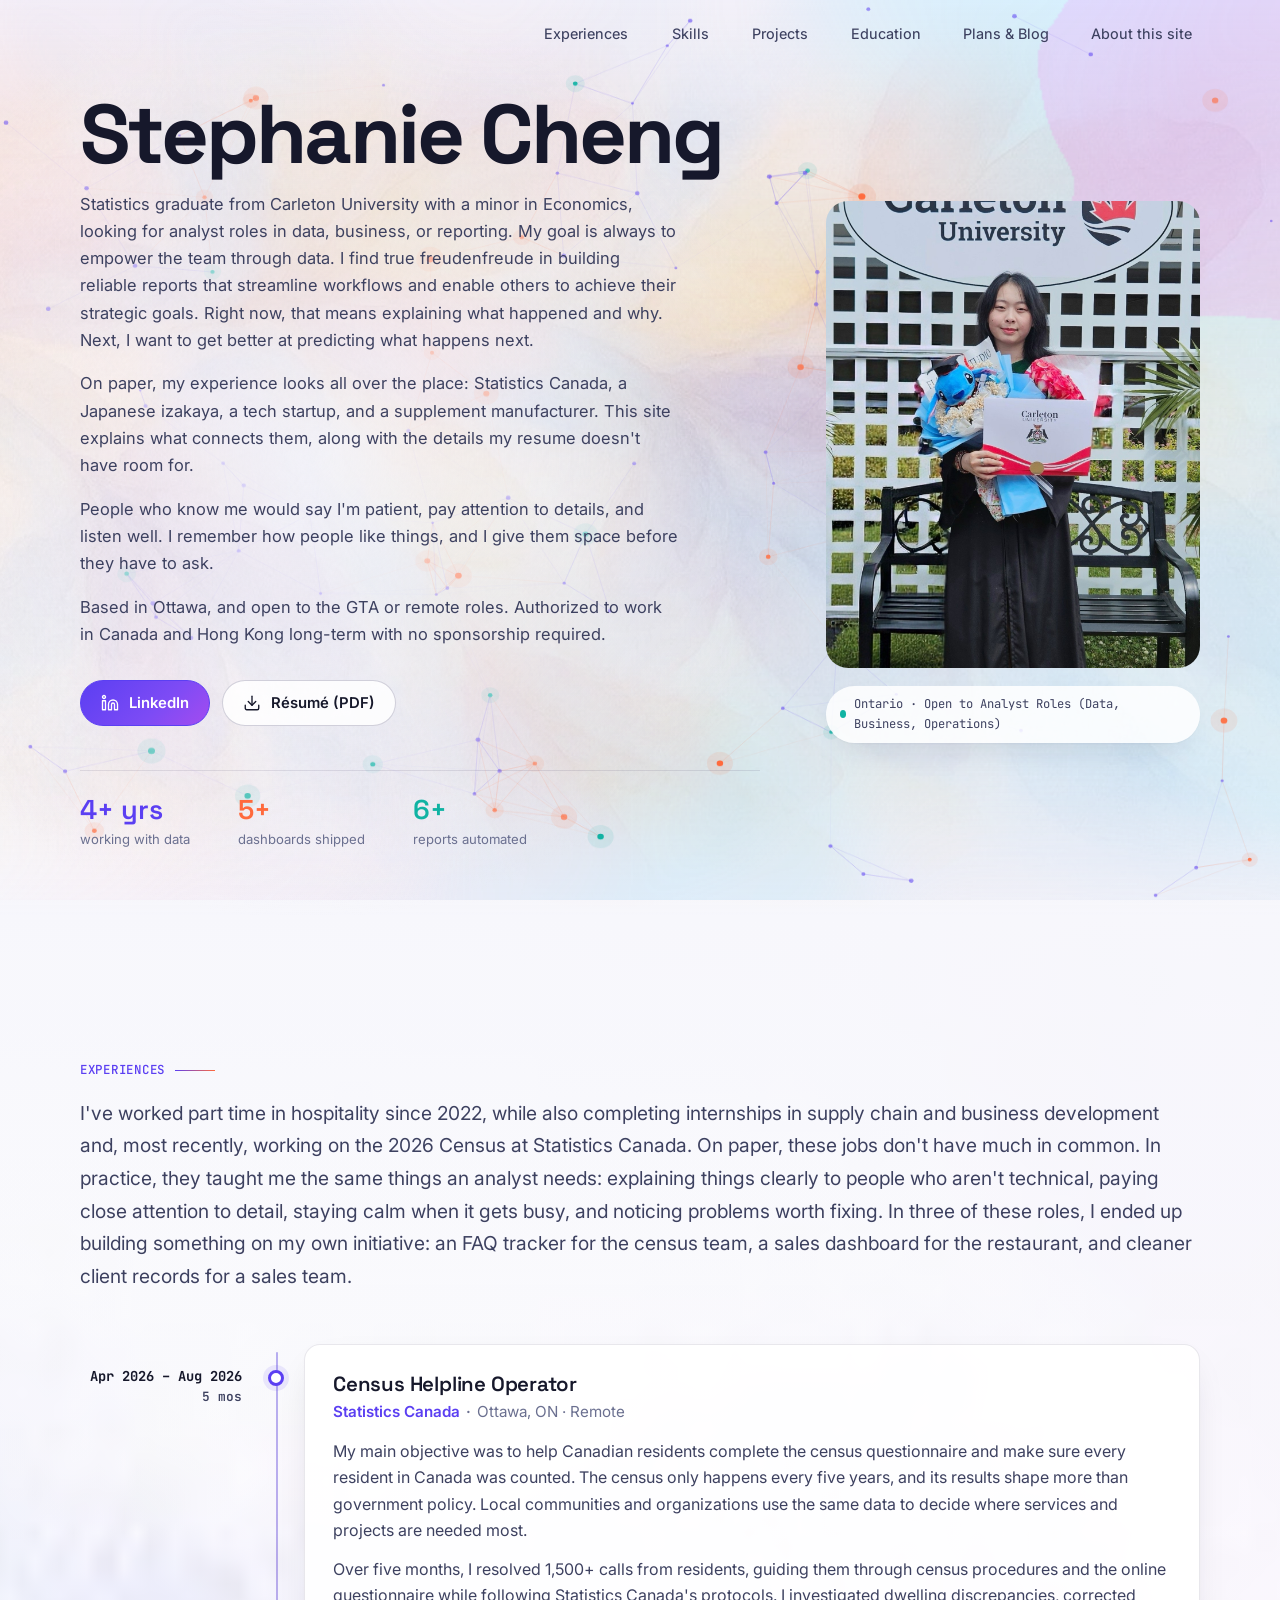
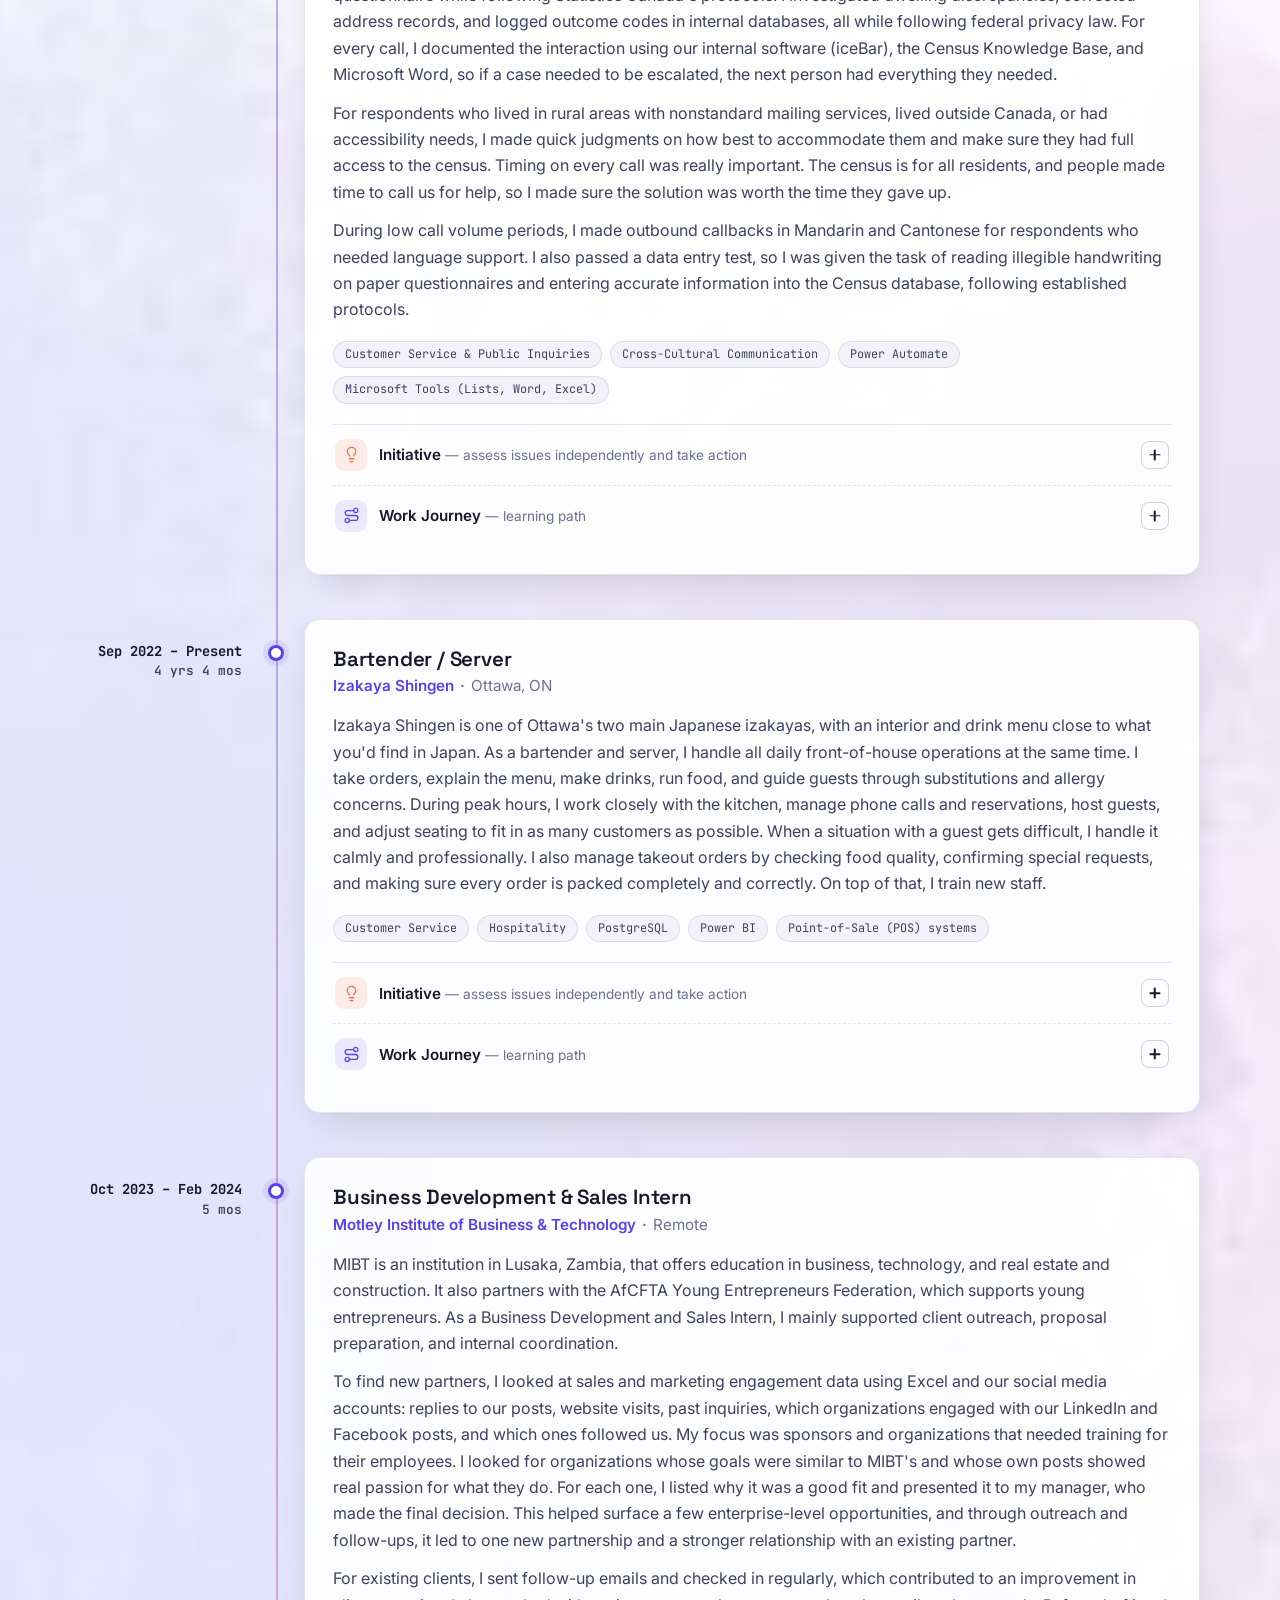
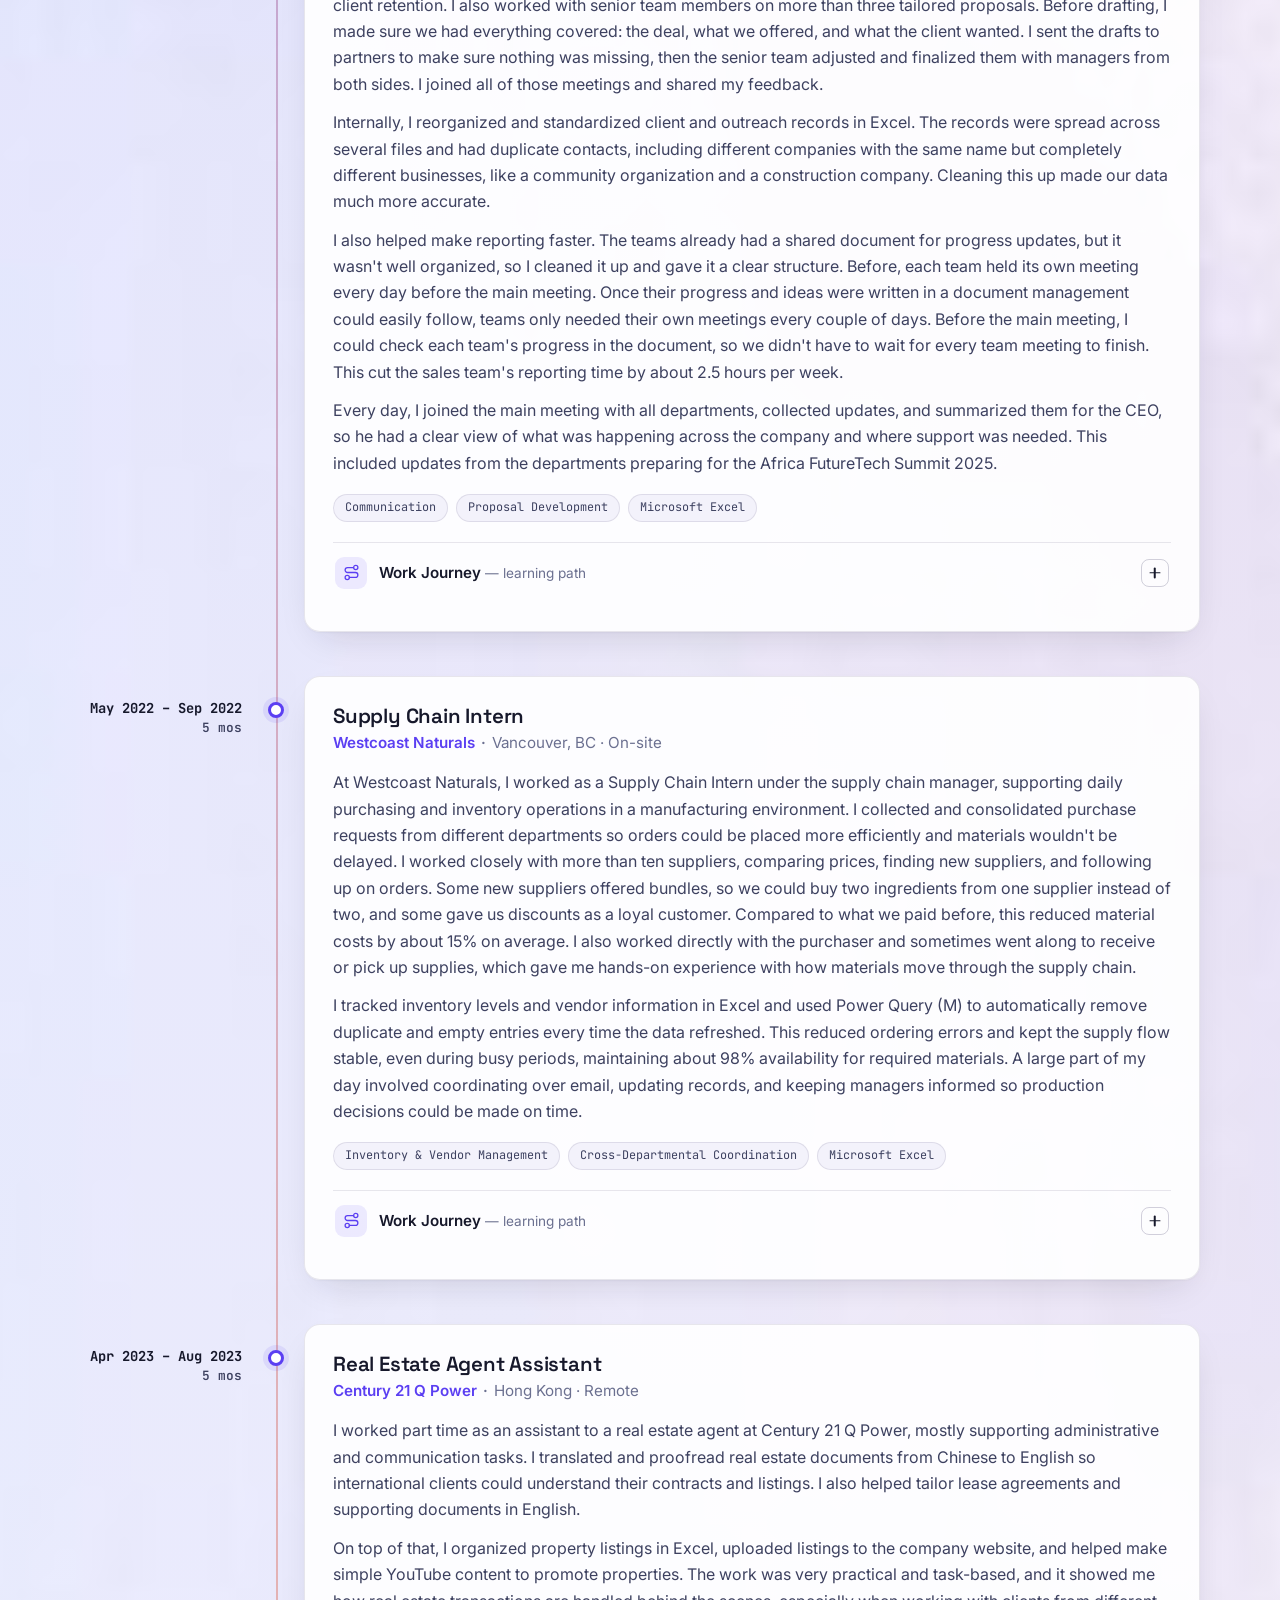
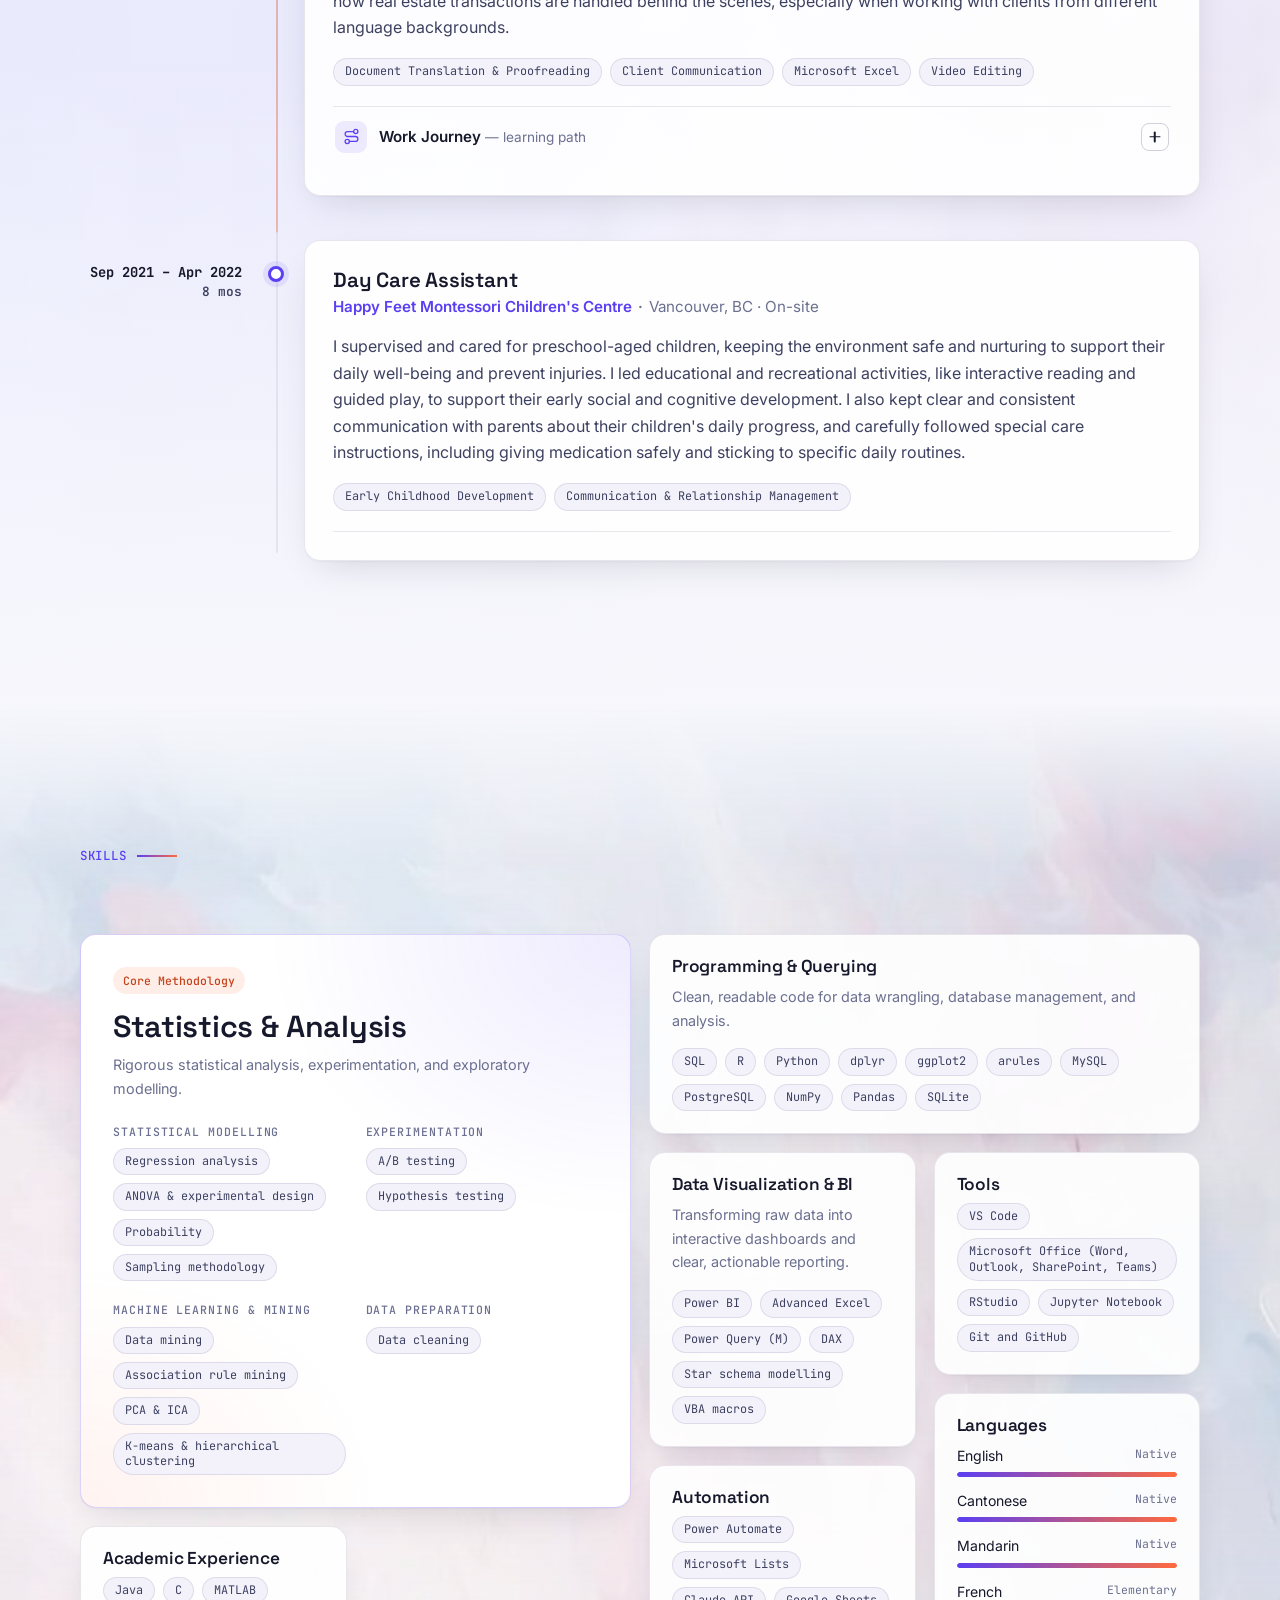
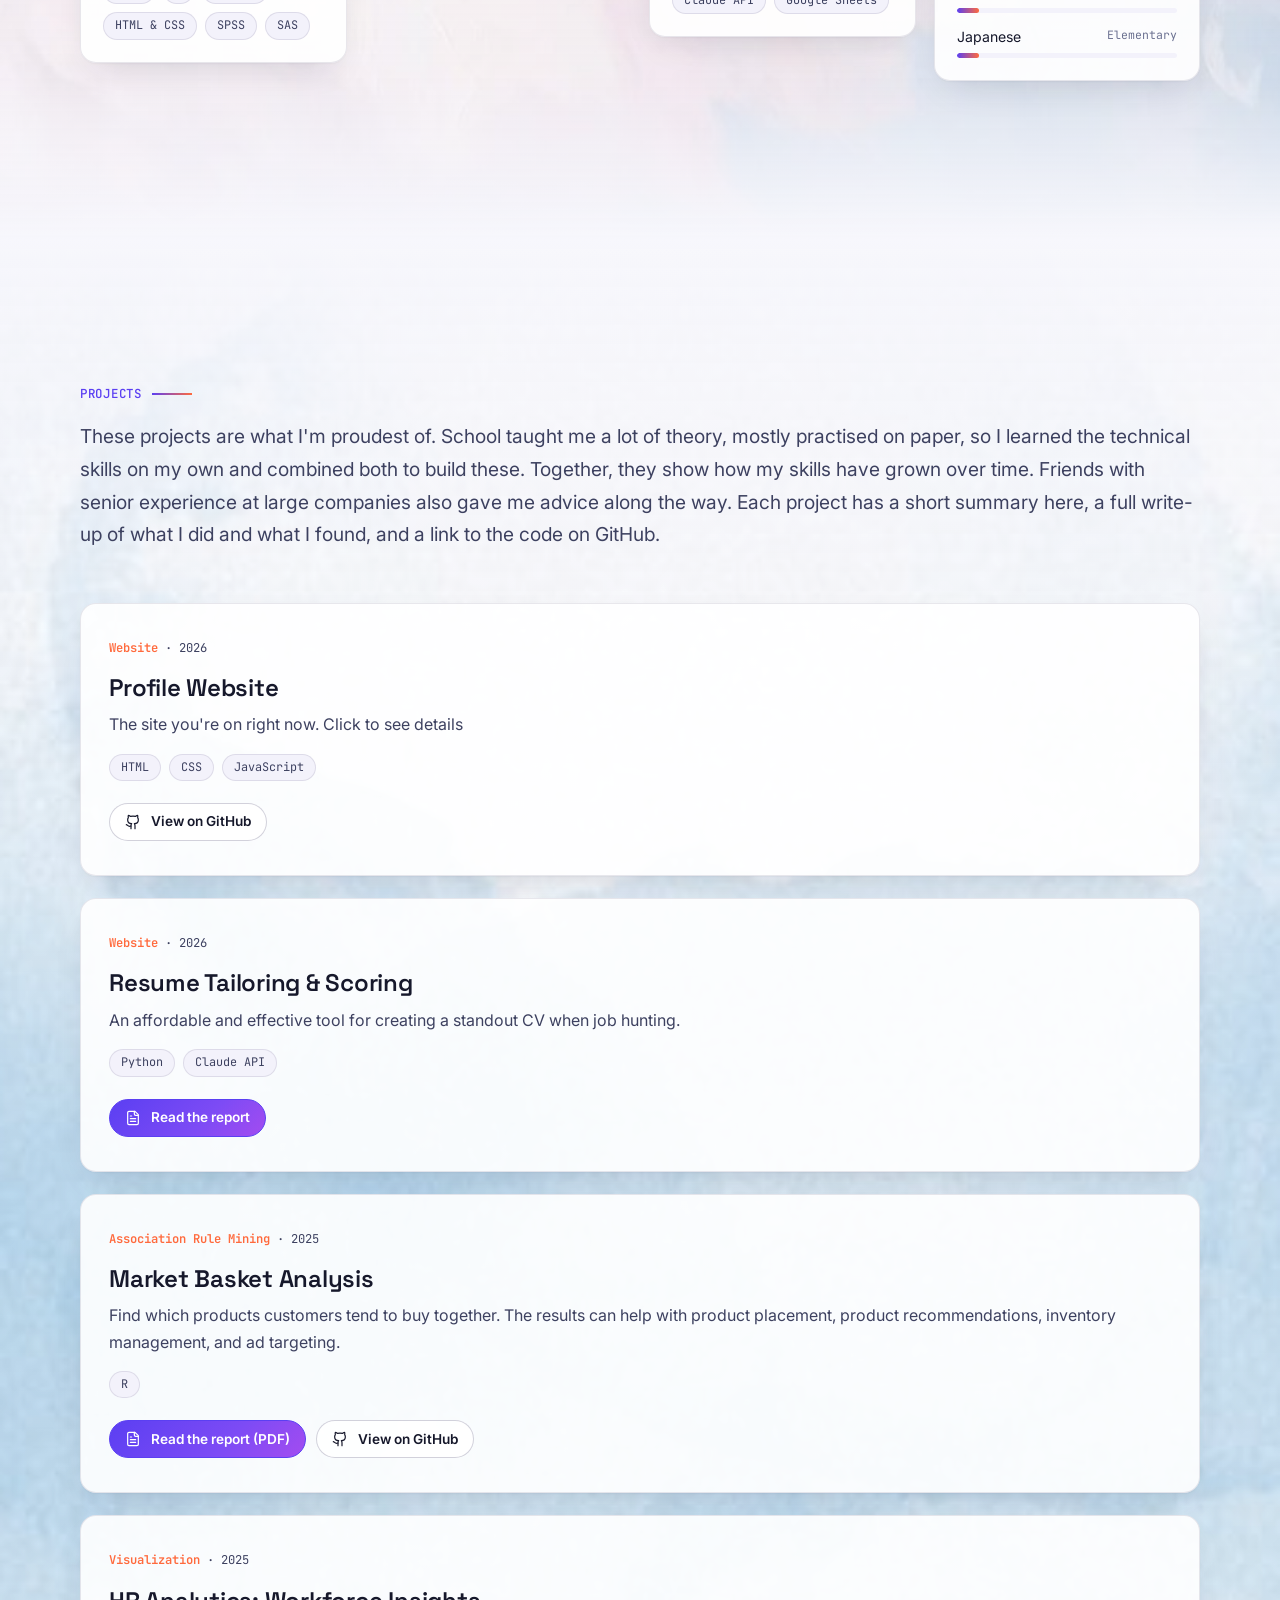
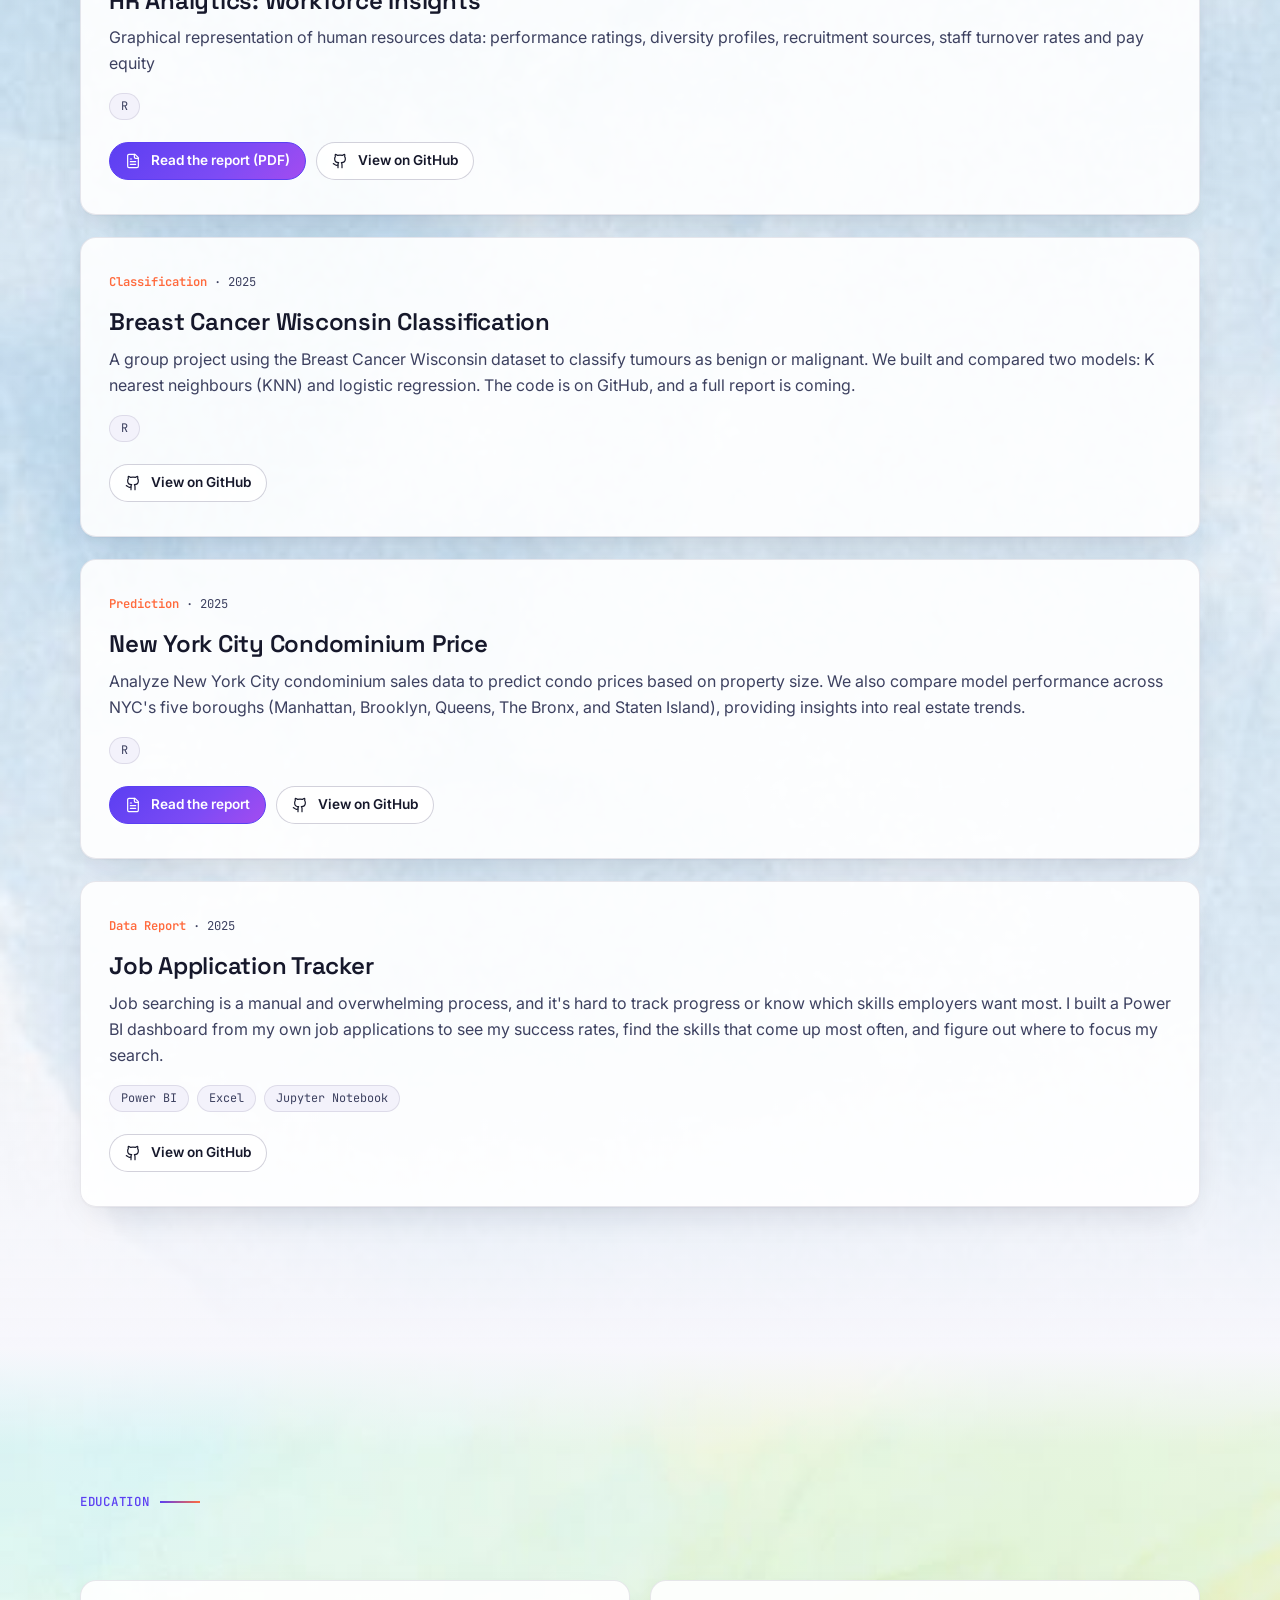
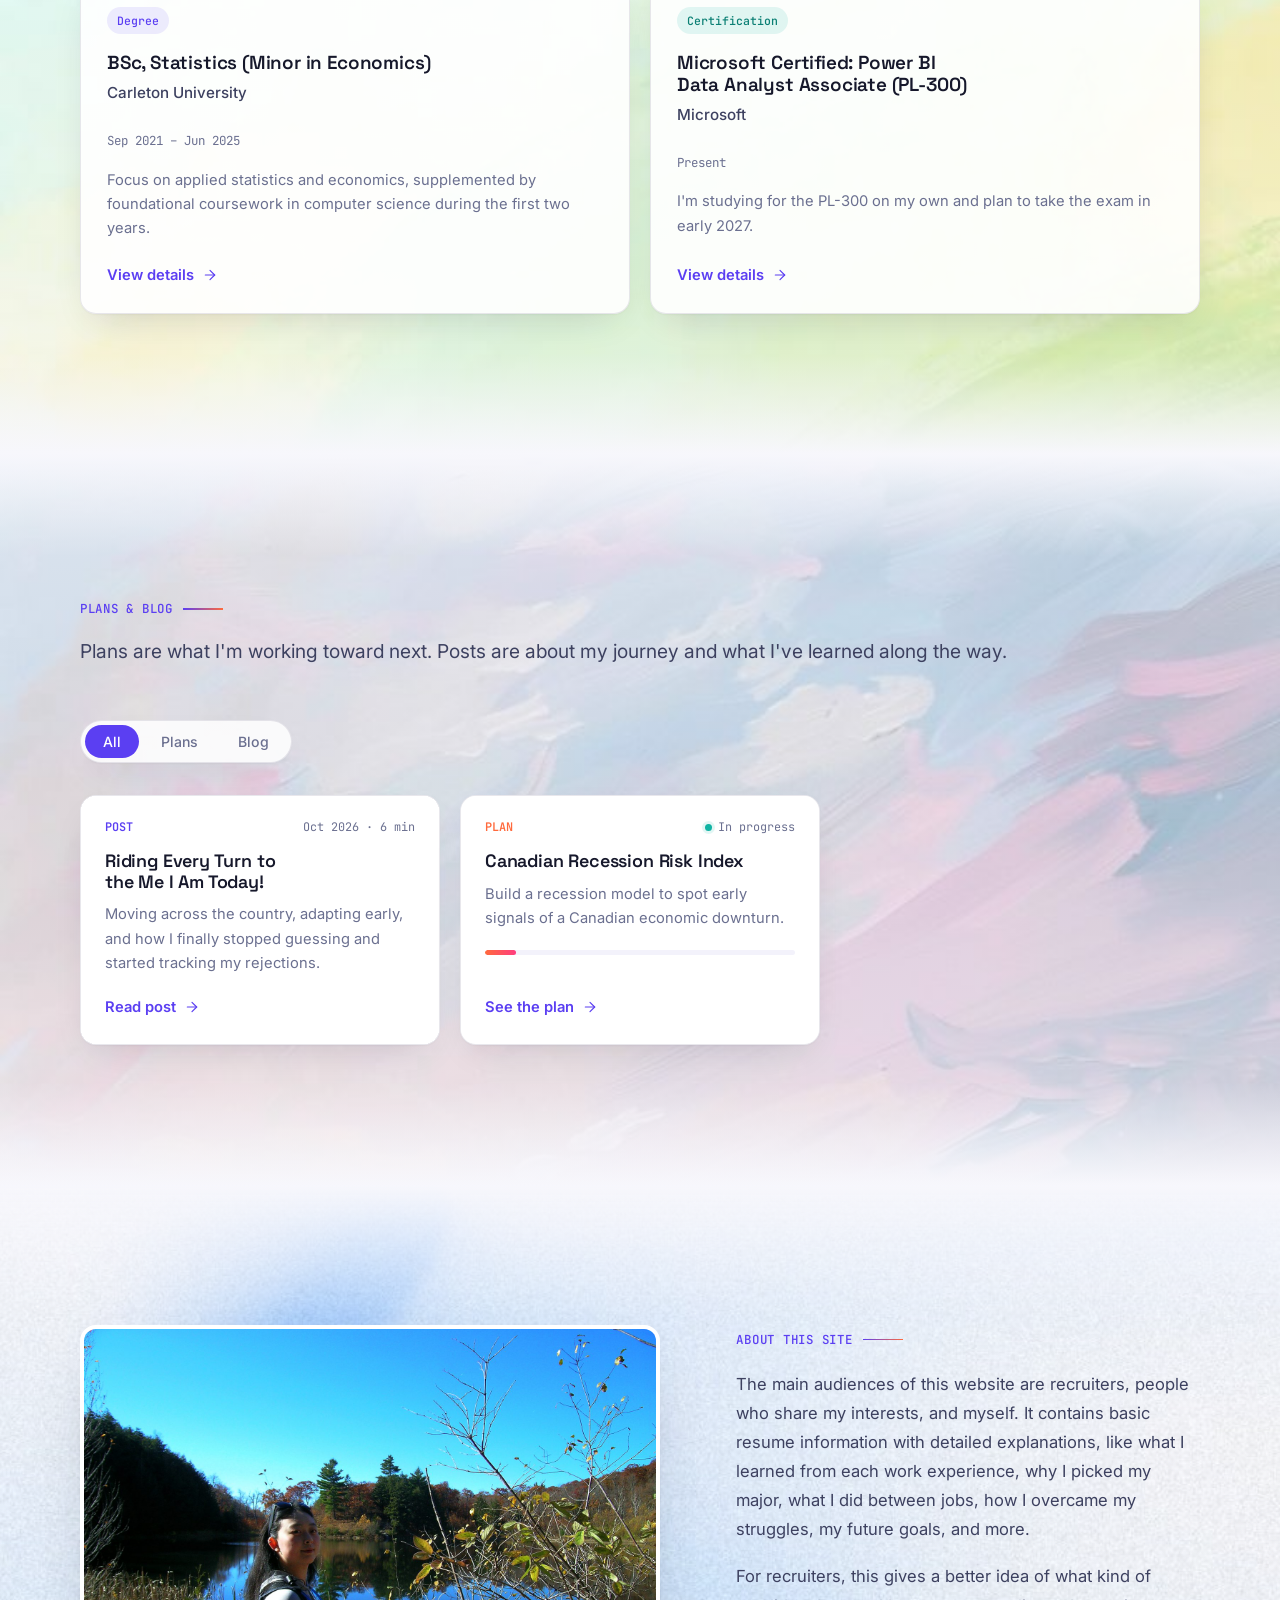
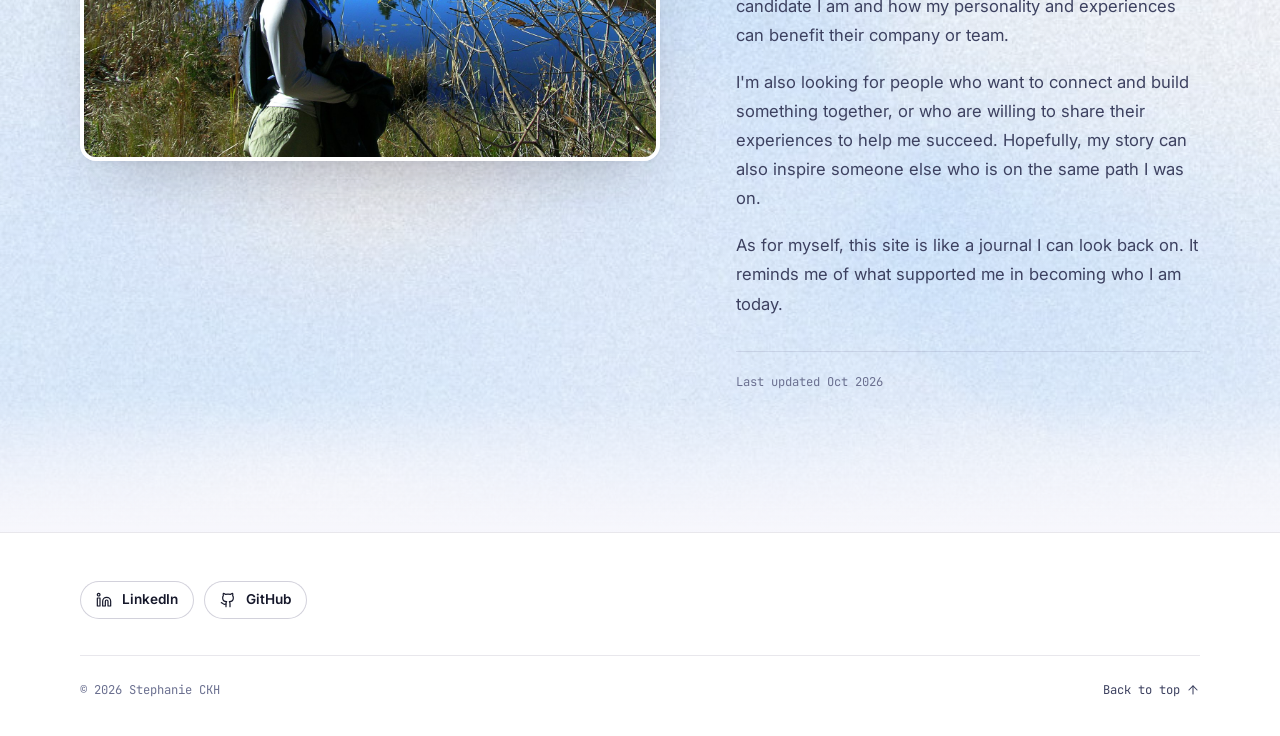
<file: index.html>
<!DOCTYPE html>
<html lang="en" class="no-js">
<head>
    <meta charset="utf-8">
    <meta name="viewport" content="width=device-width, initial-scale=1">
    <title>CHENG's Portfolio</title>
    <meta name="description" content="Stephanie Cheng is a statistics graduate with a minor in economics, looking for analyst roles in data, business and reporting.">
    <link rel="icon" href="assets/favicon.ico" type="image/x-icon">

    <meta property="og:title" content="Stephanie Cheng - Data Analyst">

    <link rel="preconnect" href="https://fonts.googleapis.com">
    <link rel="preconnect" href="https://fonts.gstatic.com" crossorigin>
    <link href="https://fonts.googleapis.com/css2?family=Inter:wght@400..700&family=JetBrains+Mono:wght@400;500;600&family=Space+Grotesk:wght@500;600;700&display=swap" rel="stylesheet">
    <link rel="stylesheet" href="css/style.css">

    <!-- Runs before paint: turn on animations, and if the page opens at a #section, show it instantly -->
    <script>
        (function (d) {
        d.classList.remove("no-js"); d.classList.add("js");
        if (location.hash.length > 1) d.classList.add("jumping");
        })(document.documentElement);
    </script>

    <!-- Content per section (Edit these) -->
    <script src="data/profile.js" defer></script>
    <script src="data/experiences.js" defer></script>
    <script src="data/skills.js" defer></script>
    <script src="data/projects.js" defer></script>
    <script src="data/education.js" defer></script>
    <script src="data/blog.js" defer></script>

    <script src="js/icons.js" defer></script>
    <script src="js/render.js" defer></script>
    <script src="js/main.js" defer></script>
</head>
<body data-page="home">
<a class="skip-link" href="#main">Skip to content</a>

<canvas class="shimmer" aria-hidden="true"></canvas>

<header class="nav" id="top"></header>

<main id="main">
    <!-- LANDING -->
    <section class="hero" aria-label="Introduction">
        <div class="section-bg" aria-hidden="true"><img src="assets/bg/landing.jpg" width="1600" height="1000" alt=""></div>
        <canvas class="hero-canvas" aria-hidden="true"></canvas>
        <div class="container hero-grid" id="hero"></div>
    </section>

    <!-- EXPERIENCES -->
    <section class="section" id="experiences" aria-labelledby="experiences-h">
        <div class="section-bg" aria-hidden="true"><img src="assets/bg/experiences.jpg" width="1600" height="1000" alt="" loading="lazy"></div>
        <div class="container">
        <header class="section-head reveal">
            <h2 class="eyebrow" id="experiences-h">Experiences</h2>
            <p class="lead" data-intro="EXPERIENCES"></p>
        </header>
        <ol class="timeline" id="experience-list"></ol>
        </div>
    </section>

    <!-- SKILLS -->
    <section class="section" id="skills" aria-labelledby="skills-h">
        <div class="section-bg" aria-hidden="true"><img src="assets/bg/skills.jpg" width="1600" height="1000" alt="" loading="lazy"></div>
        <div class="container">
        <header class="section-head reveal">
            <h2 class="eyebrow" id="skills-h">Skills</h2>
            <p class="lead" data-intro="SKILLS"></p>
        </header>
        <ul class="skills-grid" id="skills-grid" data-stagger="80"></ul>
        </div>
    </section>

    <!-- PROJECTS -->
    <section class="section" id="projects" aria-labelledby="projects-h">
        <div class="section-bg" aria-hidden="true"><img src="assets/bg/projects.jpg" width="1600" height="1000" alt="" loading="lazy"></div>
        <div class="container">
        <header class="section-head reveal">
            <h2 class="eyebrow" id="projects-h">Projects</h2>
            <p class="lead" data-intro="PROJECTS"></p>
        </header>
        <ul class="project-list" id="project-list" data-stagger="120"></ul>
        </div>
    </section>

    <!-- EDUCATION -->
    <section class="section" id="education" aria-labelledby="education-h">
        <div class="section-bg" aria-hidden="true"><img src="assets/bg/education.jpg" width="1600" height="1000" alt="" loading="lazy"></div>
        <div class="container">
        <header class="section-head reveal">
            <h2 class="eyebrow" id="education-h">Education</h2>
            <p class="lead" data-intro="EDUCATION"></p>
        </header>
        <ul class="edu-grid" id="edu-grid" data-stagger="100"></ul>
        </div>
    </section>

    <!-- PLANS & BLOG -->
    <section class="section" id="plans-blog" aria-labelledby="blog-h">
        <div class="section-bg" aria-hidden="true"><img src="assets/bg/plans-blog.jpg" width="1600" height="1000" alt="" loading="lazy"></div>
        <div class="container">
        <header class="section-head reveal">
            <h2 class="eyebrow" id="blog-h">Plans &amp; Blog</h2>
            <p class="lead" data-intro="BLOG"></p>
        </header>
        <div class="filter reveal" data-filter="post-grid" role="group" aria-label="Filter posts">
            <span class="pill" aria-hidden="true"></span>
            <button type="button" data-value="all" aria-pressed="true">All</button>
            <button type="button" data-value="plan" aria-pressed="false">Plans</button>
            <button type="button" data-value="post" aria-pressed="false">Blog</button>
        </div>
        <ul class="post-grid" id="post-grid" data-stagger="90"></ul>
        </div>
    </section>

    <!-- ABOUT THIS SITE -->
    <section class="section" id="about-site" aria-labelledby="about-h">
        <div class="section-bg" aria-hidden="true"><img src="assets/bg/about-site.jpg" width="1600" height="1000" alt="" loading="lazy"></div>
        <div class="container about-layout">
        <figure class="about-photo reveal" id="about-photo"></figure>
        <div class="about-text">
            <h2 class="eyebrow reveal" id="about-h">About this site</h2>
            <div class="about-paras" id="about-text" data-stagger="110"></div>
            <p class="colophon reveal" id="about-colophon"></p>
        </div>
        </div>
    </section>
</main>

<footer class="footer"></footer>

</body>
</html>
</file>
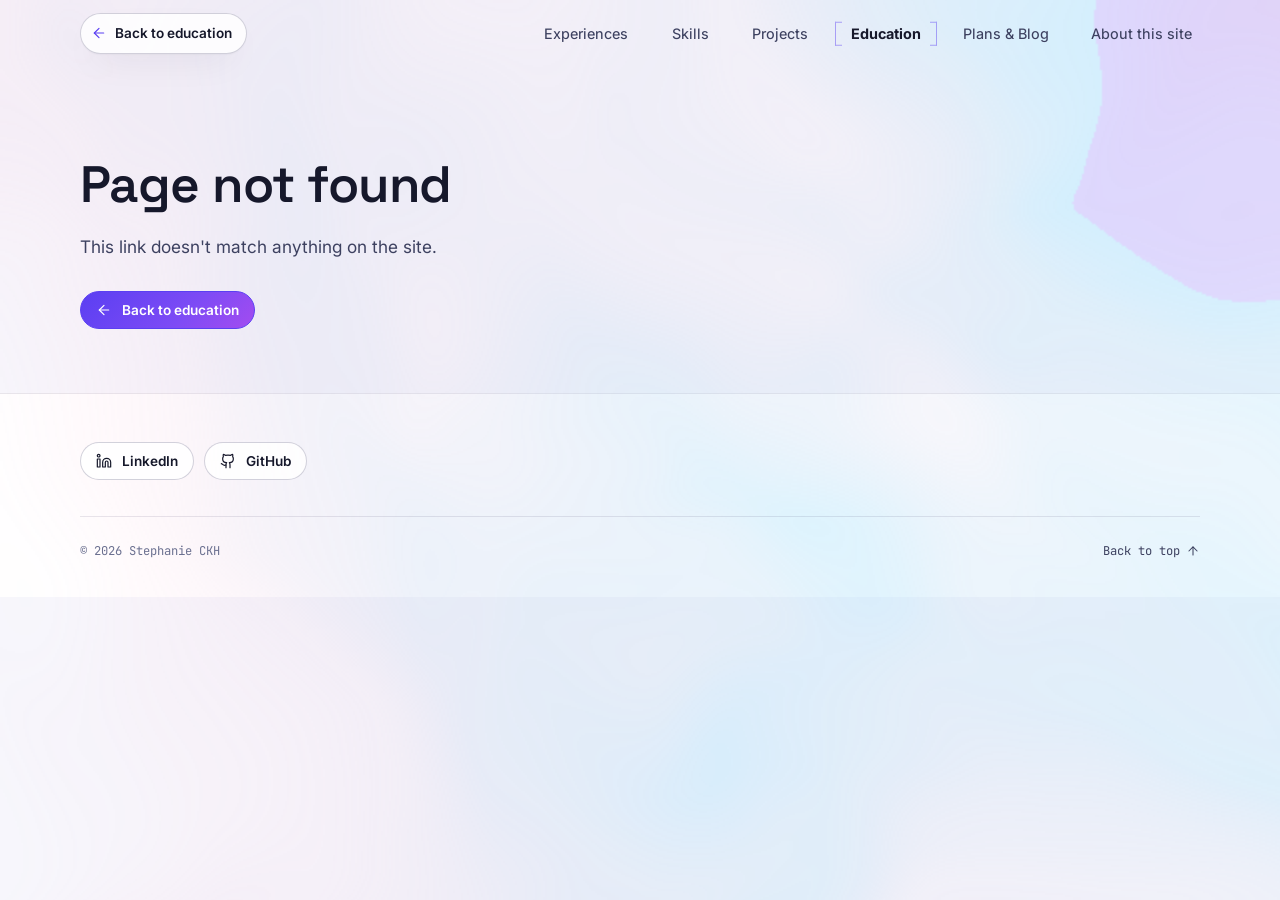
<file: education.html>
<!doctype html>
<html lang="en" class="no-js">
<head>
  <meta charset="utf-8">
  <meta name="viewport" content="width=device-width, initial-scale=1">
  <title>Education</title>
  <meta name="theme-color" content="#f7f7fc">
  <link rel="icon" href="assets/favicon.ico" type="image/x-icon">
  <link rel="preconnect" href="https://fonts.googleapis.com">
  <link rel="preconnect" href="https://fonts.gstatic.com" crossorigin>
  <link href="https://fonts.googleapis.com/css2?family=Inter:wght@400..700&family=JetBrains+Mono:wght@400;500;600&family=Space+Grotesk:wght@500;600;700&display=swap" rel="stylesheet">
  <link rel="stylesheet" href="css/style.css">
  <script>(function (d) { d.classList.remove("no-js"); d.classList.add("js"); })(document.documentElement);</script>

  <script src="data/profile.js" defer></script>
  <script src="data/education.js" defer></script>
  <script src="js/icons.js" defer></script>
  <script src="js/render.js" defer></script>
  <script src="js/main.js" defer></script>
</head>
<body data-page="education">
<a class="skip-link" href="#main">Skip to content</a>
<canvas class="shimmer" aria-hidden="true"></canvas>
<header class="nav" id="top"></header>
<main id="main"></main>
<footer class="footer"></footer>
</body>
</html>
</file>
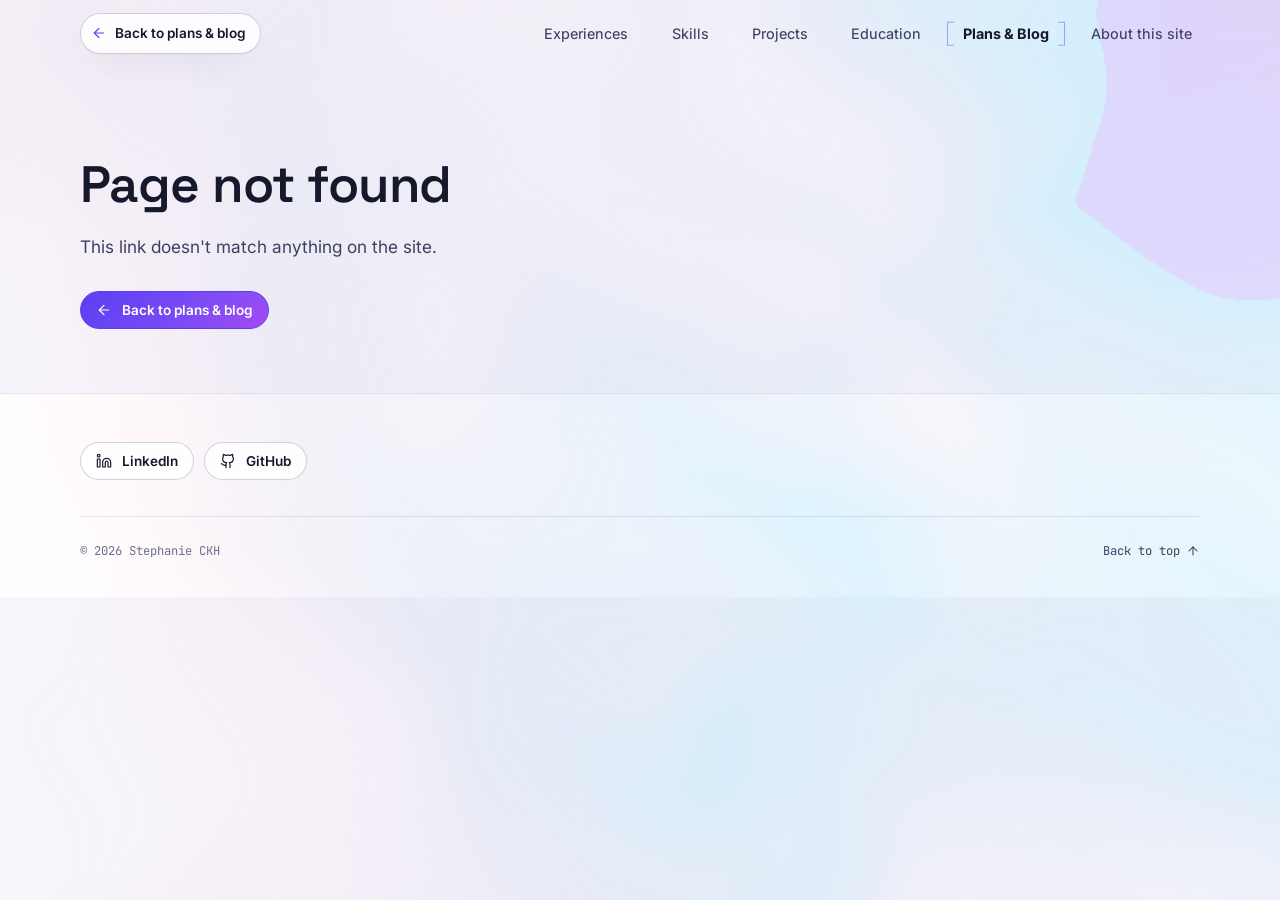
<file: post.html>
<!doctype html>
<html lang="en" class="no-js">
<head>
  <meta charset="utf-8">
  <meta name="viewport" content="width=device-width, initial-scale=1">
  <title>Plans &amp; Blog</title>
  <meta name="theme-color" content="#f7f7fc">
  <link rel="icon" href="assets/favicon.ico" type="image/x-icon">
  <link rel="preconnect" href="https://fonts.googleapis.com">
  <link rel="preconnect" href="https://fonts.gstatic.com" crossorigin>
  <link href="https://fonts.googleapis.com/css2?family=Inter:wght@400..700&family=JetBrains+Mono:wght@400;500;600&family=Space+Grotesk:wght@500;600;700&display=swap" rel="stylesheet">
  <link rel="stylesheet" href="css/style.css">
  <script>(function (d) { d.classList.remove("no-js"); d.classList.add("js"); })(document.documentElement);</script>

  <script src="data/profile.js" defer></script>
  <script src="data/blog.js" defer></script>
  <script src="js/icons.js" defer></script>
  <script src="js/render.js" defer></script>
  <script src="js/main.js" defer></script>
</head>
<body data-page="post">
<a class="skip-link" href="#main">Skip to content</a>
<canvas class="shimmer" aria-hidden="true"></canvas>
<header class="nav" id="top"></header>
<main id="main"></main>
<footer class="footer"></footer>
</body>
</html>
</file>
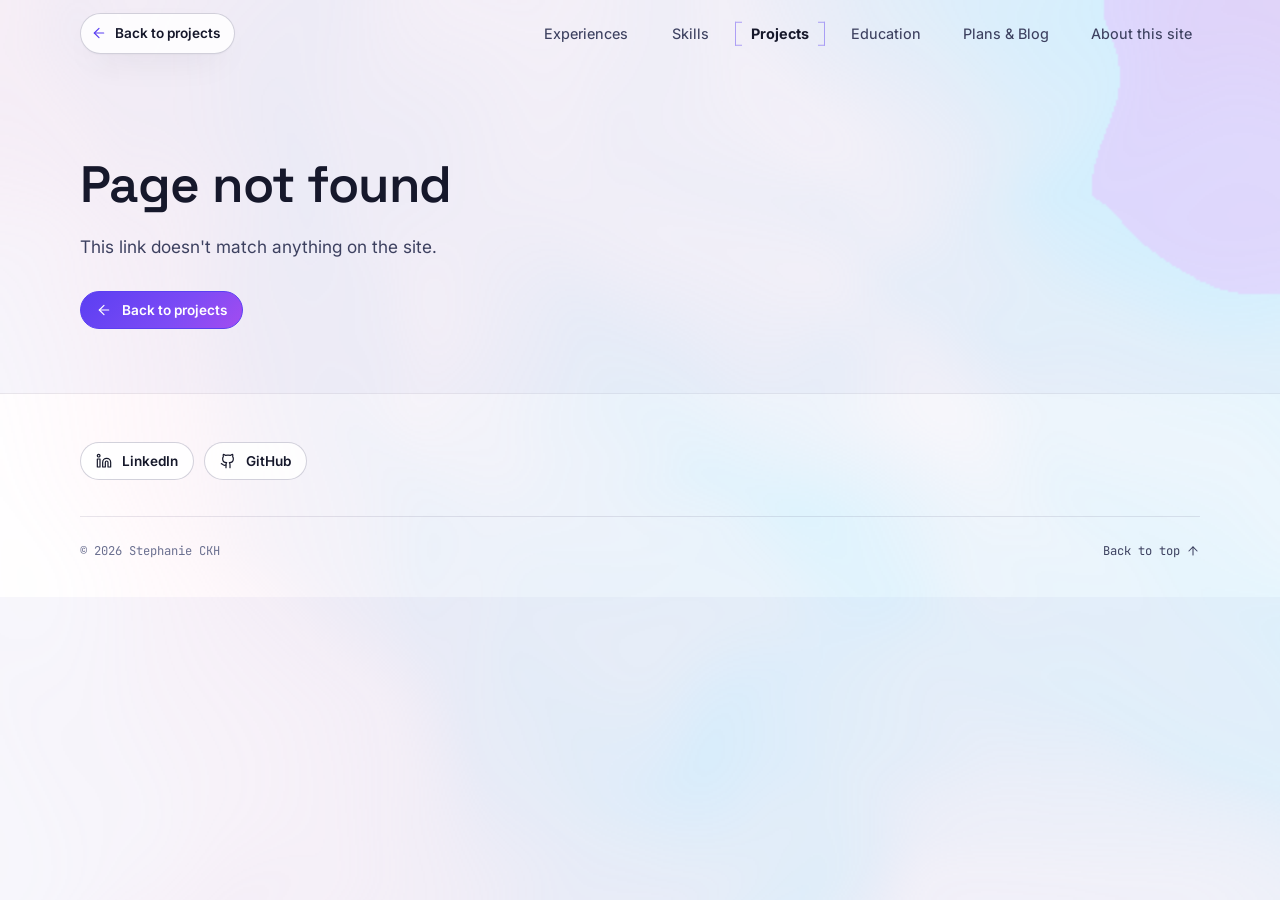
<file: project.html>
<!doctype html>
<html lang="en" class="no-js">
<head>
  <meta charset="utf-8">
  <meta name="viewport" content="width=device-width, initial-scale=1">
  <title>Project report</title>
  <meta name="theme-color" content="#f7f7fc">
  <link rel="icon" href="assets/favicon.ico" type="image/x-icon">
  <link rel="preconnect" href="https://fonts.googleapis.com">
  <link rel="preconnect" href="https://fonts.gstatic.com" crossorigin>
  <link href="https://fonts.googleapis.com/css2?family=Inter:wght@400..700&family=JetBrains+Mono:wght@400;500;600&family=Space+Grotesk:wght@500;600;700&display=swap" rel="stylesheet">
  <link rel="stylesheet" href="css/style.css">
  <script>(function (d) { d.classList.remove("no-js"); d.classList.add("js"); })(document.documentElement);</script>

  <script src="data/profile.js" defer></script>
  <script src="data/projects.js" defer></script>
  <script src="js/icons.js" defer></script>
  <script src="js/render.js" defer></script>
  <script src="js/main.js" defer></script>
</head>
<body data-page="project">
<a class="skip-link" href="#main">Skip to content</a>
<canvas class="shimmer" aria-hidden="true"></canvas>
<header class="nav" id="top"></header>
<main id="main"></main>
<footer class="footer"></footer>
</body>
</html>
</file>
<file: css/style.css>
/* =========================================================
   Portfolio — light theme
   Structure:
   1. Tokens & base
   2. Layout, section backgrounds & shimmer layer
   3. Navigation (bracket hover)
   4. Buttons, chips, links
   5. Reveal animations
   6. Hero (floating data points + photo)
   7. Experiences (timeline + expanders)
   8. Skills (size-by-importance grid)
   9. Projects
   10. Education
   11. Plans & Blog
   12. About this site + footer
   13. Detail pages (report / education / post)
   14. Reduced motion
   ========================================================= */

/* ---------- 1. Tokens & base ---------- */
:root {
  /* Layout: light pages over soft photo backgrounds, white cards on top, an iridescent shimmer over everything */
  --bg: #f7f7fc;
  --card: rgba(255, 255, 255, 0.9);
  --card-solid: #ffffff;
  --surface-2: #f3f2fb;
  --line: rgba(30, 27, 75, 0.1);
  --line-strong: rgba(30, 27, 75, 0.2);
  --text: #16182b;
  --text-soft: #3d4160;
  --muted: #6b7090;
  --accent: #5b3ff2;          /* electric violet */
  --accent-ink: #ffffff;
  --accent-soft: rgba(91, 63, 242, 0.1);
  --accent-2: #ff6a3d;        /* coral */
  --accent-2-soft: rgba(255, 106, 61, 0.12);
  --accent-3: #10b3a3;        /* teal */
  --accent-3-soft: rgba(16, 179, 163, 0.12);
  --shadow: 0 1px 2px rgba(22, 24, 43, 0.04), 0 14px 36px -16px rgba(22, 24, 43, 0.18);
  --shadow-lg: 0 2px 4px rgba(22, 24, 43, 0.04), 0 28px 60px -24px rgba(22, 24, 43, 0.28);

  --font-display: "Space Grotesk", system-ui, sans-serif;
  --font-body: "Inter", system-ui, -apple-system, "Segoe UI", sans-serif;
  --font-mono: "JetBrains Mono", ui-monospace, "SFMono-Regular", Menlo, monospace;

  --container: 1120px;
  --gutter: clamp(16px, 4vw, 32px);
  --nav-h: 68px;
  --radius: 16px;
  --radius-sm: 10px;
  --ease: cubic-bezier(0.22, 1, 0.36, 1);
  --ease-in-out: cubic-bezier(0.65, 0, 0.35, 1);
  color-scheme: light;
}

*, *::before, *::after { box-sizing: border-box; }

html { -webkit-text-size-adjust: 100%; }
/* added by JS after load, so a link like index.html#projects opens right at Projects */
html.smooth { scroll-behavior: smooth; }

body {
  margin: 0;
  background: var(--bg);
  color: var(--text);
  font-family: var(--font-body);
  font-size: 1rem;
  line-height: 1.65;
  -webkit-font-smoothing: antialiased;
  text-rendering: optimizeLegibility;
  overflow-x: hidden;
}

img, svg, canvas { display: block; max-width: 100%; }
img { height: auto; }
a { color: inherit; text-decoration: none; }

h1, h2, h3, h4 {
  font-family: var(--font-display);
  line-height: 1.15;
  letter-spacing: -0.01em;
  margin: 0;
  font-weight: 600;
  text-wrap: balance;
}
p { margin: 0 0 1em; }
p:last-child { margin-bottom: 0; }
ul { margin: 0; padding: 0; }

::selection { background: var(--accent); color: var(--accent-ink); }
:focus-visible { outline: 2px solid var(--accent); outline-offset: 3px; border-radius: 4px; }

.skip-link {
  position: absolute;
  left: 16px;
  top: -60px;
  z-index: 200;
  padding: 10px 14px;
  background: var(--accent);
  color: var(--accent-ink);
  border-radius: var(--radius-sm);
  font-weight: 600;
  transition: top 0.2s var(--ease);
}
.skip-link:focus { top: 12px; }

/* ---------- 2. Layout, section backgrounds & shimmer ---------- */
.container {
  width: 100%;
  max-width: calc(var(--container) + var(--gutter) * 2);
  margin-inline: auto;
  padding-inline: var(--gutter);
}

/* Stacking order (back → front):
   section picture (z 0) → shimmer + grain canvas (z 1) → content (z 2) → nav (z 100) */
.section {
  position: relative;
  padding-block: clamp(84px, 11vw, 140px);
  scroll-margin-top: calc(var(--nav-h) - 1px);
}
.section > .container,
.hero > .container,
.page-hero > .container,
.doc, .article, .next-up > .container,
.footer > .container {
  position: relative;
  z-index: 2;
}

/* Each section has its own picture. Swap the <img> inside .section-bg to change it.
   The edges fade out so neighbouring pictures blend into each other. */
.section-bg {
  position: absolute;
  inset: 0;
  z-index: 0;
  overflow: hidden;
  pointer-events: none;
}
.section-bg img {
  width: 100%;
  height: 100%;
  object-fit: cover;
}
/* Tint on top, plus the top/bottom fade into the page colour.
   (Painting the fade here instead of using mask-image keeps scrolling smooth.) */
.section-bg::after {
  content: "";
  position: absolute;
  inset: 0;
  background:
    linear-gradient(to bottom, rgba(247, 247, 252, 0.5), rgba(247, 247, 252, 0.25) 45%, rgba(247, 247, 252, 0.55)),
    linear-gradient(to bottom, var(--bg), rgba(247, 247, 252, 0) 14%, rgba(247, 247, 252, 0) 86%, var(--bg));
}

/* Noise shimmer: drawn by js/main.js with WebGL — slow iridescent ribbons + fine grain */
.shimmer {
  position: fixed;
  inset: 0;
  width: 100%;
  height: 100%;
  z-index: 1;
  pointer-events: none;
}

.section-head { margin-bottom: clamp(36px, 5vw, 52px); }
.section-head .eyebrow { margin-bottom: 18px; }

.eyebrow {
  display: inline-flex;
  align-items: center;
  gap: 10px;
  font-family: var(--font-mono);
  font-size: 0.78rem;
  font-weight: 500;
  color: var(--accent);
  letter-spacing: 0.06em;
  text-transform: uppercase;
  line-height: 1.3;
  margin: 0 0 14px;
}
.eyebrow::after { content: ""; width: 40px; height: 1.5px; background: linear-gradient(90deg, var(--accent), var(--accent-2)); }

.lead { font-size: clamp(1.05rem, 1.5vw, 1.2rem); line-height: 1.7; color: var(--text-soft); }

/* ---------- 3. Navigation ---------- */
.nav {
  position: fixed;
  inset: 0 0 auto 0;
  height: var(--nav-h);
  z-index: 100;
  border-bottom: 1px solid transparent;
  transition: background-color 0.35s var(--ease), border-color 0.35s var(--ease), box-shadow 0.35s var(--ease);
}
.nav.is-scrolled,
.nav.is-open {
  background: rgba(255, 255, 255, 0.82);
  -webkit-backdrop-filter: blur(14px) saturate(160%);
  backdrop-filter: blur(14px) saturate(160%);
  border-bottom-color: var(--line);
  box-shadow: 0 8px 24px -18px rgba(22, 24, 43, 0.3);
}

.nav-inner {
  height: 100%;
  display: flex;
  align-items: center;
  justify-content: flex-end;   /* links on the right */
  gap: 24px;
}
.nav-inner.has-back { justify-content: space-between; }

.nav-links { display: flex; align-items: center; gap: 2px; list-style: none; margin-right: -12px; }

/* The bracket hover.
   - Brackets are drawn with borders, so the word is always exactly centred.
   - They slide outward and fade in; the word turns bold.
   - Bold animates smoothly because Inter is a variable font.
   - .label::after reserves the bold width so nothing shifts. */
.nav-link {
  --br-gap: 9px;
  --br-w: 7px;
  position: relative;
  display: inline-flex;
  align-items: center;
  justify-content: center;
  padding: 10px calc(var(--br-gap) + var(--br-w) + 4px);
  font-size: 0.9rem;
  line-height: 1.2;
  font-weight: 450;
  color: var(--text-soft);
  white-space: nowrap;
  transition: color 0.3s var(--ease), font-weight 0.3s var(--ease);
}
.nav-link .label { display: inline-flex; flex-direction: column; align-items: center; }
.nav-link .label::after {
  content: attr(data-label);
  font-weight: 700;
  height: 0;
  visibility: hidden;
  overflow: hidden;
  user-select: none;
  pointer-events: none;
}
.nav-link::before,
.nav-link::after {
  content: "";
  position: absolute;
  top: 50%;
  width: var(--br-w);
  height: 1.7em;
  border: 1.5px solid var(--accent);
  opacity: 0;
  transition: transform 0.4s var(--ease), opacity 0.3s var(--ease);
}
.nav-link::before { left: 4px; border-right: 0; transform: translate(8px, -50%); }
.nav-link::after { right: 4px; border-left: 0; transform: translate(-8px, -50%); }
.nav-link:hover,
.nav-link:focus-visible,
.nav-link.is-active { color: var(--text); font-weight: 700; }
.nav-link:hover::before, .nav-link:hover::after,
.nav-link:focus-visible::before, .nav-link:focus-visible::after,
.nav-link.is-active::before, .nav-link.is-active::after { opacity: 1; transform: translate(0, -50%); }
.nav-link.is-active:not(:hover)::before,
.nav-link.is-active:not(:hover)::after { opacity: 0.45; }

/* Back button on detail pages (always visible because the nav is fixed) */
.nav-back {
  display: inline-flex;
  align-items: center;
  gap: 8px;
  padding: 8px 14px 8px 10px;
  border-radius: 999px;
  border: 1px solid var(--line-strong);
  background: rgba(255, 255, 255, 0.85);
  font-size: 0.85rem;
  font-weight: 600;
  color: var(--text);
  white-space: nowrap;
  box-shadow: var(--shadow);
  transition: border-color 0.3s var(--ease), background-color 0.3s var(--ease);
}
.nav-back svg { width: 16px; height: 16px; color: var(--accent); transition: transform 0.3s var(--ease); }
.nav-back:hover { border-color: var(--accent); }
.nav-back:hover svg { transform: translateX(-3px); }

.nav-toggle {
  display: none;
  position: relative;
  width: 44px;
  height: 44px;
  border: 1px solid var(--line-strong);
  border-radius: 12px;
  background: rgba(255, 255, 255, 0.8);
  color: var(--text);
  cursor: pointer;
}
.nav-toggle span {
  position: absolute;
  left: 12px;
  right: 12px;
  height: 1.5px;
  background: currentColor;
  border-radius: 2px;
  transition: transform 0.35s var(--ease), opacity 0.2s;
}
.nav-toggle span:nth-child(1) { top: 16px; }
.nav-toggle span:nth-child(2) { top: 21px; }
.nav-toggle span:nth-child(3) { top: 26px; }
.nav.is-open .nav-toggle span:nth-child(1) { transform: translateY(5px) rotate(45deg); }
.nav.is-open .nav-toggle span:nth-child(2) { opacity: 0; }
.nav.is-open .nav-toggle span:nth-child(3) { transform: translateY(-5px) rotate(-45deg); }

.scroll-progress {
  position: absolute;
  left: 0;
  bottom: -1px;
  height: 2px;
  width: 100%;
  background: linear-gradient(90deg, var(--accent), var(--accent-2));
  transform-origin: 0 50%;
  transform: scaleX(0);
}

@media (max-width: 960px) {
  .nav-toggle { display: inline-block; order: 2; }
  .nav-links {
    position: absolute;
    top: var(--nav-h);
    left: 0;
    right: 0;
    margin-right: 0;
    flex-direction: column;
    align-items: stretch;
    gap: 0;
    padding: 8px var(--gutter) 20px;
    background: rgba(255, 255, 255, 0.97);
    border-bottom: 1px solid var(--line);
    box-shadow: 0 20px 40px -24px rgba(22, 24, 43, 0.35);
    clip-path: inset(0 0 100% 0);
    opacity: 0;
    visibility: hidden;
    transition: clip-path 0.45s var(--ease), opacity 0.3s var(--ease), visibility 0s linear 0.45s;
  }
  .nav.is-open .nav-links {
    clip-path: inset(0 0 0 0);
    opacity: 1;
    visibility: visible;
    transition: clip-path 0.45s var(--ease), opacity 0.3s var(--ease), visibility 0s;
  }
  .nav-links li { border-bottom: 1px solid var(--line); padding-block: 4px; }
  .nav-links li:last-child { border-bottom: 0; }
  .nav-link { font-size: 1.05rem; }
}

/* ---------- 4. Buttons, chips, links ---------- */
.btn {
  --btn-bg: rgba(255, 255, 255, 0.85);
  --btn-fg: var(--text);
  --btn-bd: var(--line-strong);
  display: inline-flex;
  align-items: center;
  gap: 10px;
  padding: 12px 20px;
  min-height: 46px;
  border-radius: 999px;
  border: 1px solid var(--btn-bd);
  background: var(--btn-bg);
  color: var(--btn-fg);
  font-family: var(--font-body);
  font-weight: 600;
  font-size: 0.93rem;
  line-height: 1;
  cursor: pointer;
  transition: transform 0.3s var(--ease), background-color 0.3s var(--ease), border-color 0.3s var(--ease), box-shadow 0.3s var(--ease);
}
.btn svg { width: 18px; height: 18px; flex: none; }
.btn:hover { transform: translateY(-2px); border-color: var(--accent); box-shadow: var(--shadow); }
.btn:active { transform: translateY(0); }
.btn-primary {
  --btn-bg: var(--accent);
  --btn-fg: var(--accent-ink);
  --btn-bd: var(--accent);
  background: linear-gradient(135deg, var(--accent), #7d4bf5 60%, #a34cf0);
}
.btn-primary:hover { box-shadow: 0 12px 28px -10px rgba(91, 63, 242, 0.6); }
.btn-sm { padding: 9px 15px; min-height: 38px; font-size: 0.85rem; }
.btn-sm svg { width: 16px; height: 16px; }

.chips { display: flex; flex-wrap: wrap; gap: 8px; list-style: none; }
.chip {
  display: inline-flex;
  align-items: center;
  padding: 5px 11px;
  border-radius: 999px;
  border: 1px solid var(--line);
  background: var(--surface-2);
  color: var(--text-soft);
  font-family: var(--font-mono);
  font-size: 0.74rem;
  line-height: 1.3;
}
.chip.strong { color: var(--accent); border-color: rgba(91, 63, 242, 0.25); background: var(--accent-soft); font-weight: 500; }

.text-link {
  display: inline-flex;
  align-items: center;
  gap: 8px;
  color: var(--accent);
  font-weight: 600;
  font-size: 0.92rem;
}
.text-link svg { width: 16px; height: 16px; transition: transform 0.3s var(--ease); }
.text-link:hover svg { transform: translateX(4px); }

/* ---------- 5. Reveal animations ---------- */
.js .reveal,
.js .reveal-left {
  opacity: 0;
  transition: opacity 0.8s var(--ease), transform 0.8s var(--ease);
  transition-delay: var(--d, 0ms);
}
.js .reveal { transform: translateY(26px); }
.js .reveal-left { transform: translateX(-48px); }
.js .reveal.is-visible,
.js .reveal-left.is-visible { opacity: 1; transform: none; }

/* Opening the page at a #section (e.g. "Back to projects"):
   whatever is on screen appears instantly instead of animating. */
.jumping *,
.jumping *::before,
.jumping *::after { transition: none !important; animation: none !important; }

/* ---------- 6. Hero ---------- */
.hero {
  position: relative;
  min-height: 100vh;
  min-height: 100svh;
  display: flex;
  align-items: center;
  padding-top: calc(var(--nav-h) + 24px);
  padding-bottom: 64px;
  overflow: hidden;
}

/* floating data points, drawn by js/main.js */
.hero-canvas {
  position: absolute;
  inset: 0;
  width: 100%;
  height: 100%;
  z-index: 1;
}
/* soft wash behind the intro text so it always reads clearly */
.hero::after {
  content: "";
  position: absolute;
  inset: 0;
  z-index: 1;
  pointer-events: none;
  background: radial-gradient(ellipse 55% 70% at 24% 50%, rgba(247, 247, 252, 0.8), transparent 72%);
}

.hero-grid {
  display: grid;
  grid-template-columns: minmax(0, 1.3fr) minmax(0, 0.7fr);
  align-items: center;
  gap: clamp(32px, 4vw, 56px);
}
.hero-content { max-width: 680px; min-width: 0; }
@media (max-width: 1150px) { .hero-grid { grid-template-columns: minmax(0, 1.35fr) minmax(0, 0.65fr); } }

.hero-title {
  font-size: clamp(2.8rem, 7.5vw, 5.2rem);
  font-weight: 700;
  letter-spacing: -0.035em;
  line-height: 1.02;
  margin-bottom: 14px;
}

.hero-text { max-width: 600px; color: var(--text-soft); font-size: 1.03rem; }
.hero-actions { display: flex; flex-wrap: wrap; gap: 12px; margin-top: 32px; }

.hero-stats {
  display: flex;
  flex-wrap: wrap;
  gap: clamp(20px, 5vw, 48px);
  margin-top: 44px;
  padding-top: 24px;
  border-top: 1px solid var(--line);
  list-style: none;
}
.hero-stats strong { display: block; font-family: var(--font-display); font-size: 1.7rem; font-weight: 600; line-height: 1.1; }
.hero-stats li:nth-child(1) strong { color: var(--accent); }
.hero-stats li:nth-child(2) strong { color: var(--accent-2); }
.hero-stats li:nth-child(3) strong { color: var(--accent-3); }
.hero-stats span { font-size: 0.82rem; color: var(--muted); }

.hero-photo { margin: 0; justify-self: end; width: 100%; max-width: 440px; }
.hero-photo .frame {
  position: relative;
  border-radius: 22px;
  overflow: hidden;
  aspect-ratio: 4 / 5;
}
.hero-photo img { width: 100%; height: 100%; object-fit: cover; }
.hero-photo figcaption {
  display: flex;
  align-items: center;
  gap: 8px;
  margin-top: 18px;
  padding: 8px 14px;
  width: fit-content;
  border-radius: 999px;
  background: rgba(255, 255, 255, 0.85);
  box-shadow: var(--shadow);
  font-family: var(--font-mono);
  font-size: 0.76rem;
  color: var(--text-soft);
}
.live-dot {
  width: 8px;
  height: 8px;
  border-radius: 50%;
  background: var(--accent-3);
  animation: pulse 2s var(--ease) infinite;
}
@keyframes pulse {
  0% { box-shadow: 0 0 0 0 rgba(16, 179, 163, 0.5); }
  70%, 100% { box-shadow: 0 0 0 8px rgba(16, 179, 163, 0); }
}

.js .hero-anim {
  opacity: 0;
  transform: translateY(18px);
  animation: heroIn 0.9s var(--ease) forwards;
  animation-delay: var(--d, 0ms);
}
@keyframes heroIn { to { opacity: 1; transform: none; } }

@media (max-width: 860px) {
  .hero { align-items: flex-start; }
  .hero-grid { grid-template-columns: 1fr; gap: 28px; }
  .hero-photo { order: -1; justify-self: start; max-width: 200px; }
  .hero-photo .frame { border-radius: 18px; }
  .hero-photo figcaption { display: none; }
}

/* ---------- 7. Experiences ---------- */
.timeline { position: relative; list-style: none; margin: 0; padding: 0; --rail-x: 196px; }

.timeline-track,
.timeline-progress {
  position: absolute;
  top: 8px;
  bottom: 8px;
  left: var(--rail-x);
  width: 2px;
  border-radius: 2px;
}
.timeline-track { background: rgba(30, 27, 75, 0.07); }
.timeline-progress {
  background: linear-gradient(to bottom, rgba(91, 63, 242, 0.35), rgba(255, 106, 61, 0.35));
  transform-origin: top;
  transform: scaleY(var(--progress, 0));
  will-change: transform;
}

.tl-item {
  position: relative;
  display: grid;
  grid-template-columns: calc(var(--rail-x) - 28px) 56px 1fr;
  padding-bottom: 44px;
}
.tl-item:last-child { padding-bottom: 0; }

/* One-by-one entrance: each job waits until it is well on screen,
   then its date, dot and card come in as a short sequence. */
.js .tl-item .tl-date,
.js .tl-item .tl-card {
  opacity: 0;
  transform: translateY(36px);
  transition: opacity 0.8s var(--ease), transform 0.9s var(--ease);
}
.js .tl-item .tl-card { transition-delay: 0.15s; }
.js .tl-item .tl-dot { transform: scale(0); }
.js .tl-item.is-visible .tl-date,
.js .tl-item.is-visible .tl-card { opacity: 1; transform: none; }
.js .tl-item.is-visible .tl-dot { transform: scale(1); }

.tl-date {
  text-align: right;
  padding-top: 22px;
  font-family: var(--font-mono);
  font-size: 0.8rem;
  color: var(--text-soft);
  line-height: 1.5;
  padding-right: 6px;
}
.tl-date strong { display: block; color: var(--text); font-weight: 700; font-size: 0.86rem; }
.tl-date span { font-weight: 600; }

.tl-dot {
  position: relative;
  justify-self: center;
  margin-top: 26px;
  width: 16px;
  height: 16px;
  border-radius: 50%;
  background: #fff;
  border: 3px solid var(--accent);
  box-shadow: 0 0 0 5px var(--accent-soft);
  transition: transform 0.5s var(--ease);
  z-index: 1;
}

.tl-card {
  background: var(--card);
  border: 1px solid var(--line);
  border-radius: var(--radius);
  padding: clamp(20px, 3vw, 28px);
  box-shadow: var(--shadow);
}

.tl-head { display: flex; align-items: center; gap: 14px; margin-bottom: 14px; }
.org-logo { width: 48px; height: 48px; border-radius: 12px; flex: none; object-fit: cover; }
.tl-role { font-size: 1.28rem; margin-bottom: 2px; }
.tl-org { color: var(--accent); font-weight: 600; font-size: 0.95rem; }
.tl-org .sep { color: var(--muted); margin-inline: 6px; }
.tl-org .loc { color: var(--muted); font-weight: 400; }
.tl-desc { color: var(--text-soft); margin-bottom: 18px; }
.tl-desc p, .expander-panel p { margin: 0 0 0.75em; }
.tl-desc p:last-child, .expander-panel p:last-of-type { margin-bottom: 0; }

.tl-card .chips { margin-bottom: 20px; }

/* Expanders */
.expanders { border-top: 1px solid var(--line); }
.expander + .expander { border-top: 1px dashed var(--line); }

.expander-btn {
  width: 100%;
  display: flex;
  align-items: center;
  gap: 12px;
  padding: 14px 2px;
  background: none;
  border: 0;
  color: var(--text);
  font-family: var(--font-body);
  font-size: 0.95rem;
  font-weight: 600;
  text-align: left;
  cursor: pointer;
}
.expander-btn .kind-icon { width: 32px; height: 32px; display: grid; place-items: center; border-radius: 9px; flex: none; }
.expander-btn .kind-icon svg { width: 17px; height: 17px; }
.expander[data-kind="initiative"] .kind-icon { background: var(--accent-2-soft); color: var(--accent-2); }
.expander[data-kind="journey"] .kind-icon { background: var(--accent-soft); color: var(--accent); }
.expander-btn .hint { font-weight: 400; color: var(--muted); font-size: 0.85rem; }

/* the + symbol that turns into × */
.expander-btn .toggle {
  margin-left: auto;
  position: relative;
  width: 28px;
  height: 28px;
  border-radius: 8px;
  border: 1px solid var(--line-strong);
  flex: none;
  transition: transform 0.45s var(--ease), border-color 0.3s, background-color 0.3s;
}
.expander-btn .toggle::before,
.expander-btn .toggle::after {
  content: "";
  position: absolute;
  left: 50%;
  top: 50%;
  width: 11px;
  height: 1.5px;
  background: currentColor;
  border-radius: 2px;
  transform: translate(-50%, -50%);
}
.expander-btn .toggle::after { transform: translate(-50%, -50%) rotate(90deg); }
.expander-btn:hover .toggle { border-color: var(--accent); }
.expander-btn[aria-expanded="true"] .toggle {
  transform: rotate(135deg);
  border-color: var(--accent);
  background: var(--accent-soft);
  color: var(--accent);
}

/* smooth height animation with grid rows */
.expander-panel { display: grid; grid-template-rows: 0fr; transition: grid-template-rows 0.5s var(--ease); }
.expander-panel > .inner { min-height: 0; overflow: hidden; }
.expander-panel > .inner > div {
  padding: 2px 2px 18px 44px;
  color: var(--text-soft);
  font-size: 0.95rem;
  opacity: 0;
  transform: translateY(-6px);
  transition: opacity 0.35s var(--ease), transform 0.45s var(--ease);
}
.expander.is-open .expander-panel { grid-template-rows: 1fr; }
.expander.is-open .expander-panel > .inner > div { opacity: 1; transform: none; transition-delay: 0.1s; }
.no-js .expander-panel { grid-template-rows: 1fr; }
.no-js .expander-panel > .inner > div { opacity: 1; transform: none; }

.impact {
  display: inline-flex;
  margin-top: 10px;
  padding: 8px 12px;
  border-radius: var(--radius-sm);
  background: var(--accent-2-soft);
  color: #c4441c;
  font-family: var(--font-mono);
  font-size: 0.8rem;
}

@media (max-width: 760px) {
  .timeline { --rail-x: 7px; }
  .tl-item { grid-template-columns: 1fr; padding-left: 34px; }
  .tl-dot { position: absolute; left: 0; top: 0; margin-top: 4px; }
  .tl-date { text-align: left; padding-top: 0; margin-bottom: 10px; }
  .tl-date strong { display: inline; margin-right: 8px; }
  .expander-panel > .inner > div { padding-left: 2px; }
  .expander-btn .hint { display: none; }

}

/* ---------- 8. Skills ----------
   Width: .size-xl / .size-wide = 2 columns, default = 1 column (set in render.js by tool count).
   Height: 1px rows; render.js makes each card span as many rows as it is tall. */
.skills-grid {
  display: grid;
  grid-template-columns: repeat(4, minmax(0, 1fr));
  grid-auto-rows: 1px;
  grid-auto-flow: row dense;
  column-gap: 18px;
  align-items: start;
  list-style: none;
}
.skills-grid > li { min-width: 0; }
.skills-grid > .size-xl { grid-column: span 2; }
.skills-grid > .size-wide { grid-column: span 2; }

.skill-card {
  width: 100%;
  display: flex;
  flex-direction: column;
  background: var(--card);
  border: 1px solid var(--line);
  border-radius: var(--radius);
  padding: 22px;
  box-shadow: var(--shadow);
}
.skill-card.featured {
  padding: clamp(24px, 3vw, 32px);
  background:
    radial-gradient(120% 90% at 100% 0%, rgba(91, 63, 242, 0.1), transparent 55%),
    radial-gradient(90% 70% at 0% 100%, rgba(255, 106, 61, 0.08), transparent 60%),
    var(--card-solid);
  border-color: rgba(91, 63, 242, 0.22);
}
.skill-card .top { display: flex; align-items: center; justify-content: space-between; margin-bottom: 16px; }

.skill-card .tag {
  font-family: var(--font-mono);
  font-size: 0.72rem;
  font-weight: 500;
  color: #c4441c;
  padding: 4px 10px;
  border-radius: 999px;
  background: var(--accent-2-soft);
}
.skill-card h3 { font-size: 1.08rem; margin-bottom: 8px; }
.skill-card.featured h3 { font-size: clamp(1.5rem, 2.4vw, 1.9rem); }
.skill-card > p { color: var(--muted); font-size: 0.9rem; margin-bottom: 16px; }

.tool-groups {
  display: grid;
  grid-template-columns: repeat(2, minmax(0, 1fr));
  gap: 22px 20px;
  margin-top: auto;
  padding-top: 8px;
}
.tool-group h4 {
  font-family: var(--font-mono);
  font-size: 0.72rem;
  font-weight: 500;
  color: var(--muted);
  text-transform: uppercase;
  letter-spacing: 0.08em;
  margin-bottom: 10px;
}

.meters { list-style: none; display: grid; gap: 12px; margin-top: auto; }
.meter-row { display: flex; justify-content: space-between; font-size: 0.88rem; margin-bottom: 5px; }
.meter-row span:last-child { font-family: var(--font-mono); font-size: 0.72rem; color: var(--muted); }
.meter { height: 5px; border-radius: 5px; background: var(--surface-2); overflow: hidden; }
.meter i {
  display: block;
  height: 100%;
  width: var(--v);
  border-radius: inherit;
  background: linear-gradient(90deg, var(--accent), var(--accent-2));
  transform-origin: left;
  transform: scaleX(0);
  transition: transform 1.1s var(--ease) 0.3s;
}
.is-visible .meter i, .no-js .meter i { transform: scaleX(1); }

@media (max-width: 980px) {
  .skills-grid { grid-template-columns: repeat(2, minmax(0, 1fr)); }
}
@media (max-width: 600px) {
  .skills-grid { grid-template-columns: 1fr; }
  .skills-grid > .size-xl, .skills-grid > .size-wide { grid-column: auto; }
  .tool-groups { grid-template-columns: 1fr; }
}

/* ---------- 9. Projects ---------- */
.project-list { list-style: none; display: grid; gap: 22px; }

.project {
  display: grid;
  grid-template-columns: minmax(0, 0.9fr) minmax(0, 1.1fr);
  gap: clamp(20px, 3vw, 36px);
  align-items: stretch;
  background: var(--card);
  border: 1px solid var(--line);
  border-radius: var(--radius);
  padding: clamp(14px, 2vw, 20px);
  box-shadow: var(--shadow);
  transition: box-shadow 0.4s var(--ease), border-color 0.4s var(--ease);
}
.project:hover { box-shadow: var(--shadow-lg); border-color: rgba(91, 63, 242, 0.25); }

.project-thumb {
  position: relative;
  display: block;
  border-radius: 12px;
  border: 1px solid var(--line);
  overflow: hidden;
  aspect-ratio: 16 / 10;
  background: var(--surface-2);
  align-self: center;
}
.project-thumb img {
  width: 100%;
  height: 100%;
  object-fit: cover;
  transform: scale(1.08);
  transition: transform 1.4s var(--ease);
}
.is-visible .project-thumb img, .no-js .project-thumb img { transform: scale(1); }
.project:hover .project-thumb img { transform: scale(1.03); transition-duration: 0.6s; }

.project-body { display: flex; flex-direction: column; padding-block: 6px; min-width: 0; }
.project-meta { font-family: var(--font-mono); font-size: 0.76rem; color: var(--muted); margin-bottom: 8px; }
.project-meta .tag { color: var(--accent-2); font-weight: 600; }
.project h3 { font-size: clamp(1.25rem, 2.2vw, 1.5rem); margin-bottom: 10px; }
.project p { color: var(--text-soft); margin-bottom: 16px; }
.project .chips { margin-bottom: 22px; }
.project-actions { display: flex; flex-wrap: wrap; gap: 10px; margin-top: auto; }

.project.no-image { grid-template-columns: 1fr; padding: clamp(20px, 3vw, 28px); }
.project-body > :last-child { margin-bottom: 0; }
@media (max-width: 760px) { .project { grid-template-columns: 1fr; } }

/* ---------- 10. Education ---------- */
.edu-grid { display: grid; grid-template-columns: repeat(2, minmax(0, 1fr)); gap: 20px; list-style: none; }
@media (max-width: 760px) { .edu-grid { grid-template-columns: 1fr; } }
.edu-grid > li { display: flex; }

.edu-card {
  width: 100%;
  position: relative;
  display: flex;
  flex-direction: column;
  background: var(--card);
  border: 1px solid var(--line);
  border-radius: var(--radius);
  padding: 26px;
  overflow: hidden;
  box-shadow: var(--shadow);
}

.badge {
  display: inline-flex;
  align-self: flex-start;
  padding: 4px 10px;
  border-radius: 999px;
  font-family: var(--font-mono);
  font-size: 0.72rem;
  font-weight: 500;
  margin-bottom: 18px;
}
.badge-degree { background: var(--accent-soft); color: var(--accent); }
.badge-cert { background: var(--accent-3-soft); color: #0b7f74; }

.edu-card h3 { font-size: 1.18rem; margin-bottom: 6px; }
.edu-card .inst { color: var(--text-soft); font-weight: 500; font-size: 0.95rem; }
.edu-card .when { font-family: var(--font-mono); font-size: 0.78rem; color: var(--muted); margin: 4px 0 16px; }
.edu-card p { color: var(--muted); font-size: 0.92rem; margin-bottom: 22px; }
.edu-card .text-link { margin-top: auto; }
.edu-card .text-link::after { content: ""; position: absolute; inset: 0; }
.edu-card .text-link:hover svg { transform: none; }

/* ---------- 11. Plans & Blog ---------- */
.filter {
  display: inline-flex;
  gap: 4px;
  padding: 4px;
  border: 1px solid var(--line);
  border-radius: 999px;
  background: rgba(255, 255, 255, 0.85);
  box-shadow: var(--shadow);
  margin-bottom: 32px;
  position: relative;
}
.filter button {
  position: relative;
  z-index: 1;
  padding: 8px 18px;
  border: 0;
  border-radius: 999px;
  background: transparent;
  color: var(--muted);
  font-family: var(--font-body);
  font-weight: 500;
  font-size: 0.88rem;
  cursor: pointer;
  transition: color 0.3s var(--ease);
}
.filter button[aria-pressed="true"] { color: var(--accent-ink); }
.filter .pill {
  position: absolute;
  z-index: 0;
  top: 4px;
  bottom: 4px;
  left: 0;
  border-radius: 999px;
  background: var(--accent);
  transition: transform 0.45s var(--ease), width 0.45s var(--ease);
}

.post-grid {
  display: grid;
  grid-template-columns: repeat(auto-fill, minmax(min(100%, 300px), 1fr));
  gap: 20px;
  list-style: none;
}
.post-grid > li { display: flex; }
.post-grid > li > * { width: 100%; }
.post-grid > li.is-hidden { display: none; }
.post-grid > li.is-entering { animation: cardIn 0.5s var(--ease) both; animation-delay: var(--d, 0ms); }
@keyframes cardIn { from { opacity: 0; transform: translateY(14px) scale(0.98); } }

.post-card {
  position: relative;
  display: flex;
  flex-direction: column;
  height: 100%;
  overflow: hidden;
  background: var(--card-solid);
  border: 1px solid var(--line);
  border-radius: var(--radius);
  box-shadow: var(--shadow);
  transition: transform 0.4s var(--ease), box-shadow 0.4s var(--ease);
}
.post-card:hover { transform: translateY(-4px); box-shadow: var(--shadow-lg); }
.post-cover {
  width: 100%;
  aspect-ratio: 1200 / 630;
  object-fit: cover;
  border-bottom: 1px solid var(--line);
  transition: transform 0.8s var(--ease);
}
.post-card:hover .post-cover { transform: scale(1.04); }
.post-body { display: flex; flex-direction: column; flex: 1; padding: 22px 24px 24px; background: var(--card-solid); position: relative; }
.post-card .row {
  display: flex;
  justify-content: space-between;
  align-items: center;
  gap: 12px;
  margin-bottom: 14px;
  font-family: var(--font-mono);
  font-size: 0.74rem;
  color: var(--muted);
}
.post-card .type { color: var(--accent); font-weight: 600; }
.post-card[data-type="plan"] .type { color: var(--accent-2); }
.post-card h3 { font-size: 1.12rem; margin-bottom: 10px; }
.post-card p { color: var(--muted); font-size: 0.92rem; margin-bottom: 20px; }
.post-card .text-link { margin-top: auto; }
.post-card .text-link::after { content: ""; position: absolute; inset: 0; }

.status { display: inline-flex; align-items: center; gap: 6px; }
.status::before { content: ""; width: 7px; height: 7px; border-radius: 50%; background: var(--accent-2); }
.status.now::before { background: var(--accent-3); box-shadow: 0 0 0 3px var(--accent-3-soft); }

.plan-bar { height: 5px; border-radius: 5px; background: var(--surface-2); overflow: hidden; margin-bottom: 20px; }
.plan-bar i { display: block; height: 100%; width: var(--v); background: linear-gradient(90deg, var(--accent-2), #ff3d7f); border-radius: inherit; }

/* ---------- 12. About this site + footer ---------- */
.about-layout {
  display: grid;
  grid-template-columns: minmax(0, 1.25fr) minmax(0, 1fr);
  gap: clamp(32px, 6vw, 80px);
  align-items: start;
}
.about-photo {
  margin: 0;
  position: sticky;
  top: calc(var(--nav-h) + 32px);
  border-radius: var(--radius);
  overflow: hidden;
  border: 4px solid #fff;
  box-shadow: var(--shadow-lg);
  transform: rotate(-1.2deg);
}
.about-photo img { width: 100%; aspect-ratio: 4 / 3; object-fit: cover; }
.about-text { max-width: 620px; min-width: 0; }
.about-paras { display: grid; gap: 18px; margin-top: 8px; }
.about-paras p { margin: 0; color: var(--text-soft); font-size: 1.04rem; line-height: 1.75; }
.colophon {
  margin-top: 32px;
  padding-top: 20px;
  border-top: 1px solid var(--line);
  font-family: var(--font-mono);
  font-size: 0.76rem;
  color: var(--muted);
}
@media (max-width: 860px) {
  .about-layout { grid-template-columns: 1fr; }
  .about-photo { position: static; transform: none; }
}

.footer {
  position: relative;
  border-top: 1px solid var(--line);
  padding-block: 48px 36px;
  background: #fff;
}
.footer-top {
  display: flex;
  justify-content: space-between;
  align-items: flex-start;
  flex-wrap: wrap;
  gap: 28px;
  margin-bottom: 36px;
}

.footer-links { display: flex; flex-wrap: wrap; gap: 10px; list-style: none; }
.footer-bottom {
  display: flex;
  justify-content: space-between;
  flex-wrap: wrap;
  gap: 12px;
  padding-top: 24px;
  border-top: 1px solid var(--line);
  font-family: var(--font-mono);
  font-size: 0.76rem;
  color: var(--muted);
}
.to-top { display: inline-flex; align-items: center; gap: 6px; color: var(--text-soft); transition: color 0.3s; }
.to-top:hover { color: var(--accent); }
.to-top svg { width: 14px; height: 14px; transition: transform 0.3s var(--ease); }
.to-top:hover svg { transform: translateY(-3px); }

/* ---------- 13. Detail pages ---------- */
.page-hero {
  position: relative;
  padding-top: calc(var(--nav-h) + clamp(48px, 8vw, 88px));
  padding-bottom: clamp(40px, 6vw, 64px);
}
.page-title { font-size: clamp(2rem, 5vw, 3.2rem); max-width: 860px; margin-bottom: 18px; }
.page-summary { max-width: 720px; color: var(--text-soft); font-size: 1.08rem; }

.facts { display: flex; flex-wrap: wrap; gap: 14px 40px; margin-top: 32px; list-style: none; }
.facts li { display: grid; gap: 2px; }
.facts .k { font-family: var(--font-mono); font-size: 0.72rem; color: var(--muted); text-transform: uppercase; letter-spacing: 0.08em; }
.facts .v { color: var(--text); font-weight: 500; font-size: 0.95rem; }

.page-actions { display: flex; flex-wrap: wrap; gap: 10px; margin-top: 30px; }

.cover {
  margin: clamp(32px, 5vw, 48px) 0 0;
  border-radius: var(--radius);
  overflow: hidden;
  border: 4px solid #fff;
  box-shadow: var(--shadow-lg);
  max-width: 980px;
}
.cover img { width: 100%; }

.doc {
  display: grid;
  grid-template-columns: 220px minmax(0, 1fr);
  gap: clamp(32px, 6vw, 72px);
  padding-block: clamp(48px, 7vw, 88px);
}

.toc { position: sticky; top: calc(var(--nav-h) + 28px); align-self: start; }
.toc-title { font-family: var(--font-mono); font-size: 0.72rem; color: var(--muted); text-transform: uppercase; letter-spacing: 0.1em; margin-bottom: 14px; }
.toc ol { list-style: none; padding: 0; margin: 0; border-left: 1px solid var(--line-strong); }
.toc a {
  position: relative;
  display: block;
  padding: 7px 0 7px 18px;
  font-size: 0.9rem;
  color: var(--muted);
  transition: color 0.3s var(--ease);
}
.toc a::before {
  content: "";
  position: absolute;
  left: -1px;
  top: 8px;
  bottom: 8px;
  width: 2px;
  background: var(--accent);
  transform: scaleY(0);
  transition: transform 0.35s var(--ease);
}
.toc a:hover { color: var(--text); }
.toc a.is-active { color: var(--text); font-weight: 600; }
.toc a.is-active::before { transform: scaleY(1); }

/* the readable column on report / education / post pages sits on a white sheet */
.prose {
  max-width: 760px;
  min-width: 0;
  background: var(--card);
  border: 1px solid var(--line);
  border-radius: var(--radius);
  padding: clamp(24px, 4vw, 44px);
  box-shadow: var(--shadow);
}
.prose section { scroll-margin-top: calc(var(--nav-h) + 24px); }
.prose section + section { margin-top: clamp(40px, 5vw, 60px); }
.prose h2 { font-size: clamp(1.4rem, 2.6vw, 1.8rem); margin-bottom: 18px; display: flex; align-items: baseline; gap: 14px; }
.prose .steps li.done { color: var(--muted); }
.prose .done-tag { margin-left: 8px; padding: 2px 8px; border-radius: 999px; background: var(--accent-3-soft); color: var(--accent-3); font-family: var(--font-mono); font-size: 0.7rem; font-weight: 600; vertical-align: 1px; }
.pdf-embed { margin: 20px 0; }
.pdf-embed iframe { width: 100%; height: min(80vh, 900px); border: 1px solid var(--line); border-radius: var(--radius-sm); background: var(--surface-2); }
.pdf-embed figcaption { margin-top: 8px; font-size: 0.85rem; }
.pdf-embed figcaption svg { width: 14px; height: 14px; vertical-align: -2px; }
.prose .section-sub { margin: -10px 0 18px; color: var(--muted); font-size: 0.95rem; }
.prose h2 .n { font-family: var(--font-mono); font-size: 0.8rem; color: var(--accent-2); font-weight: 600; }
.prose h3 { font-size: 1.12rem; margin: 28px 0 10px; }
.prose p, .prose li { color: var(--text-soft); }
.prose ul, .prose ol { padding-left: 1.2em; margin: 0 0 1em; display: grid; gap: 6px; }
.prose li::marker { color: var(--accent); }
.prose strong { color: var(--text); }
.prose code {
  font-family: var(--font-mono);
  font-size: 0.85em;
  padding: 2px 6px;
  border-radius: 5px;
  background: var(--accent-soft);
  color: var(--accent);
}
.prose blockquote {
  margin: 24px 0;
  padding: 18px 22px;
  border-left: 3px solid var(--accent-2);
  background: var(--accent-2-soft);
  border-radius: 0 var(--radius-sm) var(--radius-sm) 0;
  color: var(--text);
  font-family: var(--font-display);
  font-size: 1.1rem;
}

/* Education: course list */

.course-group + .course-group { margin-top: 22px; }
.prose .course-group h3 { margin: 0 0 10px; font-family: var(--font-mono); font-size: 0.78rem; font-weight: 600; color: var(--accent); text-transform: uppercase; letter-spacing: 0.08em; }
.prose .chips { display: flex; padding: 0; margin: 0 0 1em; }
.course-group .chip { font-size: 0.8rem; padding: 6px 12px; }
.course-group.more { display: none; }
.course-groups.open .course-group.more { display: block; }
.course-toggle { margin-top: 22px; }

.callout { padding: 20px 22px; border: 1px solid var(--line); border-radius: var(--radius-sm); background: var(--surface-2); margin: 20px 0; }
.callout .k { font-family: var(--font-mono); font-size: 0.72rem; color: var(--accent); text-transform: uppercase; letter-spacing: 0.08em; margin-bottom: 6px; }

.kpis {
  display: grid;
  grid-template-columns: repeat(auto-fit, minmax(150px, 1fr));
  gap: 14px;
  margin: 22px 0 28px;
  list-style: none;
  padding: 0 !important;
}
.kpis li { padding: 18px; border: 1px solid var(--line); border-radius: var(--radius-sm); background: var(--surface-2); }
.kpis strong { display: block; font-family: var(--font-display); font-size: 1.7rem; color: var(--accent); line-height: 1.1; margin-bottom: 4px; }
.kpis span { font-size: 0.84rem; color: var(--muted); }

.mini-chart { border: 1px solid var(--line); border-radius: var(--radius-sm); background: var(--surface-2); padding: 22px; margin: 24px 0; }
.mini-chart .title { font-weight: 600; font-size: 0.95rem; margin-bottom: 4px; }
.mini-chart .sub { font-size: 0.82rem; color: var(--muted); margin-bottom: 18px; }
.bars { list-style: none; padding: 0 !important; display: grid; gap: 12px !important; }
.bars li { display: grid; grid-template-columns: 120px 1fr 48px; gap: 12px; align-items: center; font-size: 0.85rem; }
.bars .track { height: 10px; background: #fff; border-radius: 6px; overflow: hidden; }
.bars .track i {
  display: block;
  height: 100%;
  width: var(--v);
  border-radius: inherit;
  background: var(--accent);
  transform: scaleX(0);
  transform-origin: left;
  transition: transform 1.1s var(--ease);
}
.bars li:first-child .track i { background: var(--accent-2); }
.mini-chart.is-visible .bars .track i, .no-js .bars .track i { transform: scaleX(1); }
.bars .val { font-family: var(--font-mono); font-size: 0.78rem; color: var(--text-soft); text-align: right; }
.chart-note { font-size: 0.78rem; color: var(--muted); margin-top: 14px; }

.link-list { list-style: none; padding: 0 !important; display: grid; gap: 10px !important; }
.link-list a {
  display: flex;
  align-items: center;
  justify-content: space-between;
  gap: 12px;
  padding: 14px 18px;
  border: 1px solid var(--line);
  border-radius: var(--radius-sm);
  background: var(--surface-2);
  color: var(--text);
  font-weight: 500;
  transition: border-color 0.3s;
}
.link-list a span { color: var(--muted); font-family: var(--font-mono); font-size: 0.76rem; font-weight: 400; }
.link-list a svg { width: 16px; height: 16px; color: var(--accent); transition: transform 0.3s var(--ease); }
.link-list a:hover { border-color: var(--accent); }
.link-list a:hover svg { transform: translate(3px, -3px); }

.next-up { position: relative; padding-block: 8px 72px; }
.next-card {
  display: flex;
  align-items: center;
  justify-content: space-between;
  gap: 20px;
  padding: 26px 28px;
  border: 1px solid var(--line);
  border-radius: var(--radius);
  background: var(--card);
  box-shadow: var(--shadow);
  transition: box-shadow 0.4s var(--ease), transform 0.4s var(--ease);
}
.next-card:hover { box-shadow: var(--shadow-lg); transform: translateY(-3px); }
.next-card .k { font-family: var(--font-mono); font-size: 0.74rem; color: var(--muted); margin-bottom: 4px; }
.next-card h3 { font-size: 1.2rem; }
.next-card svg { width: 22px; height: 22px; color: var(--accent); flex: none; transition: transform 0.35s var(--ease); }
.next-card:hover svg { transform: translateX(5px); }

.article { max-width: calc(var(--container) + var(--gutter) * 2); margin-inline: auto; padding: clamp(40px, 6vw, 72px) var(--gutter); }
.article .prose { max-width: none; }
.article .prose > p:first-of-type { font-size: 1.12rem; color: var(--text); }

@media (max-width: 900px) {
  .doc { grid-template-columns: 1fr; }
  .toc { position: static; padding: 18px 20px; border: 1px solid var(--line); border-radius: var(--radius); background: var(--card); }
  .bars li { grid-template-columns: 90px 1fr 44px; }
}

/* ---------- 14. Reduced motion ---------- */
@media (prefers-reduced-motion: reduce) {
  html.smooth { scroll-behavior: auto; }
  *, *::before, *::after {
    animation-duration: 0.01ms !important;
    animation-iteration-count: 1 !important;
    transition-duration: 0.01ms !important;
    transition-delay: 0ms !important;
  }
  .js .reveal, .js .reveal-left { transform: none; }
}

/* image block inside detail pages ({ image: ... } in data files) */
.inline-figure { margin: 24px 0; }
.inline-figure img { width: 100%; border-radius: var(--radius-sm); border: 1px solid var(--line); }
.inline-figure figcaption { margin-top: 8px; font-size: 0.82rem; color: var(--muted); }
</file>
